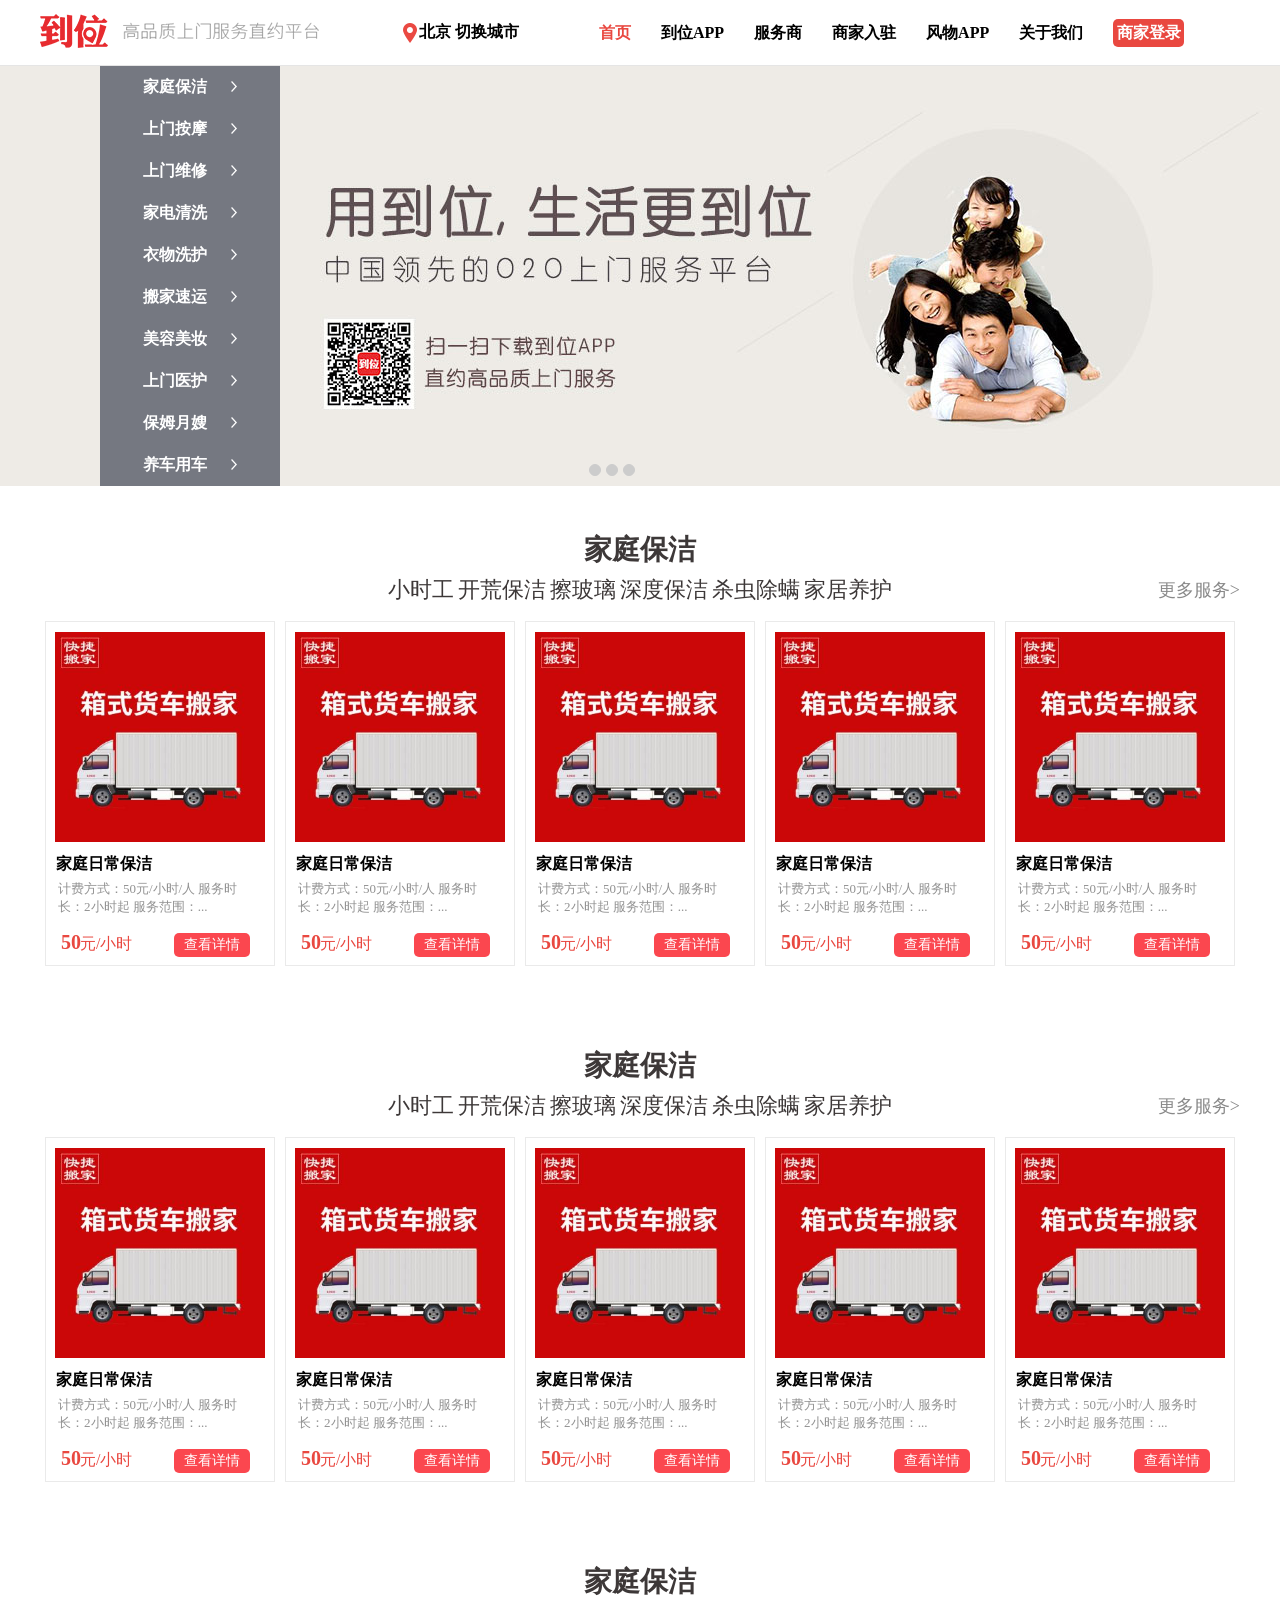
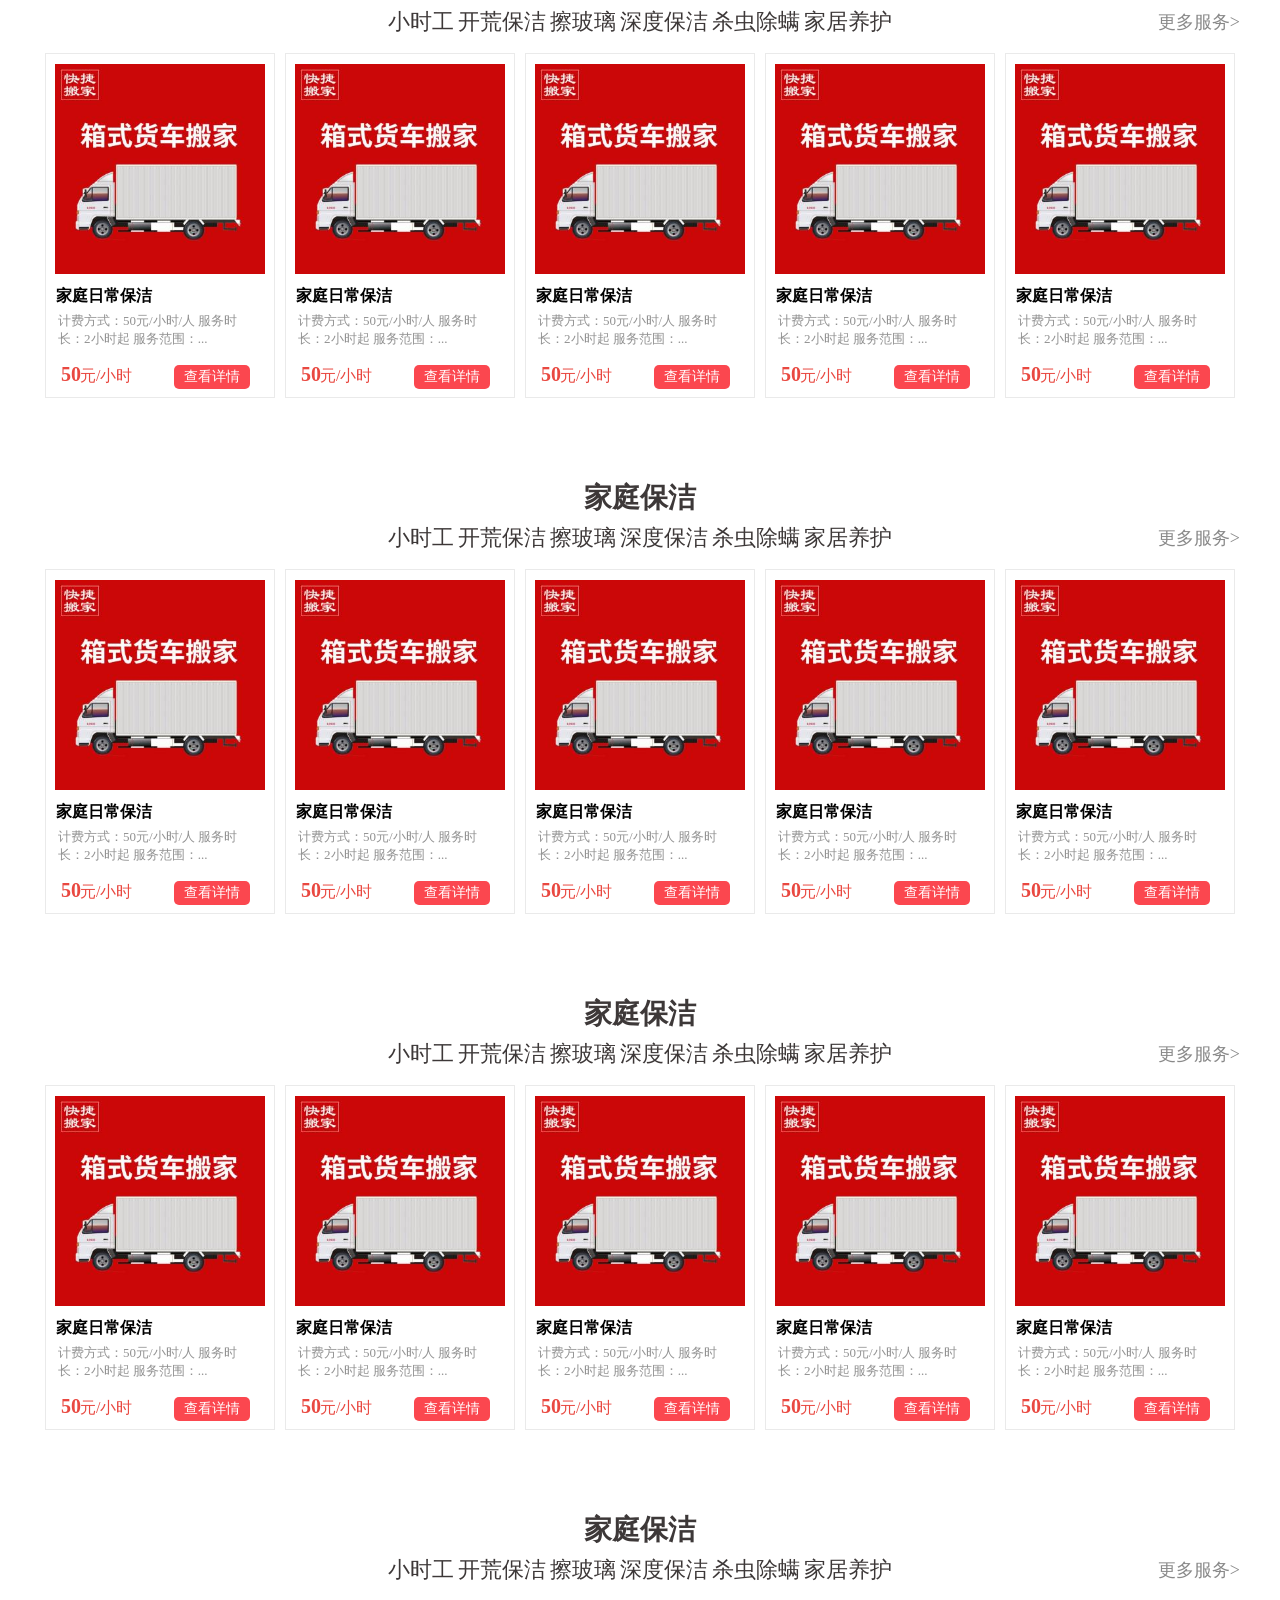
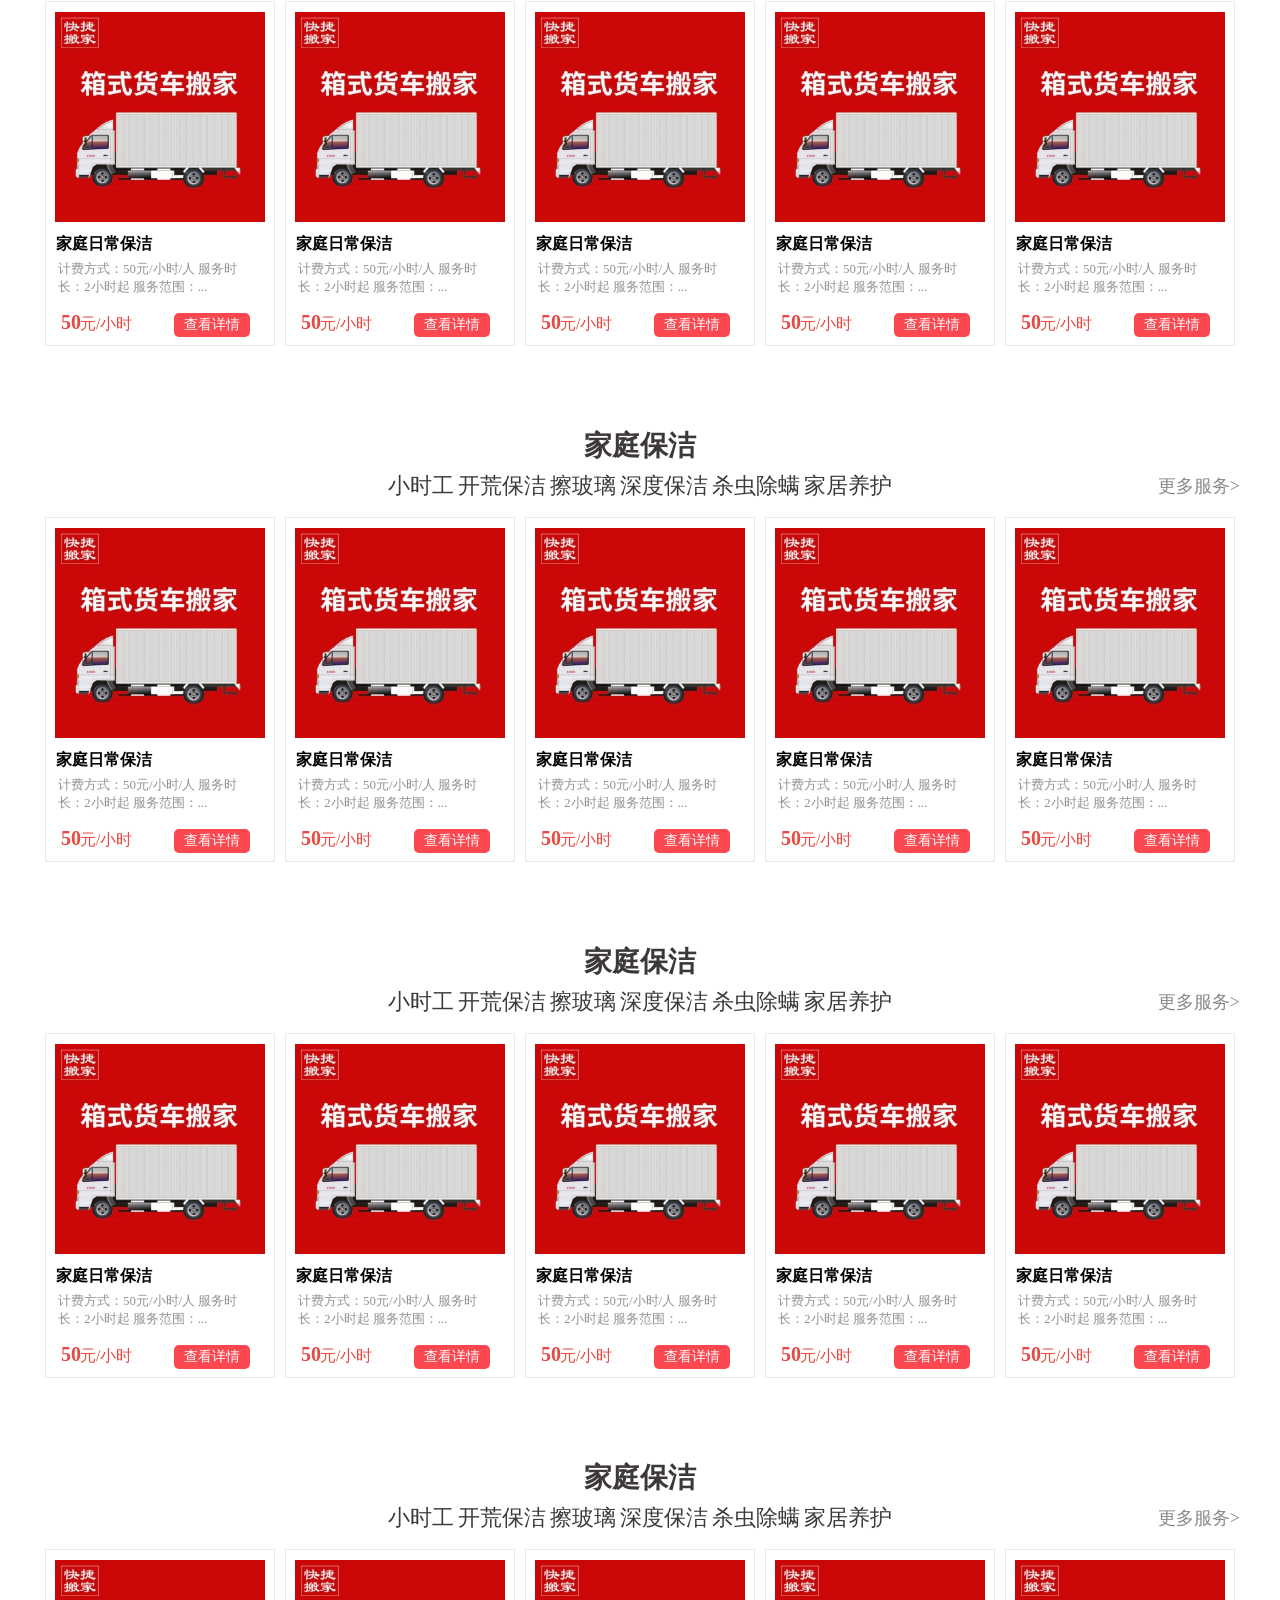
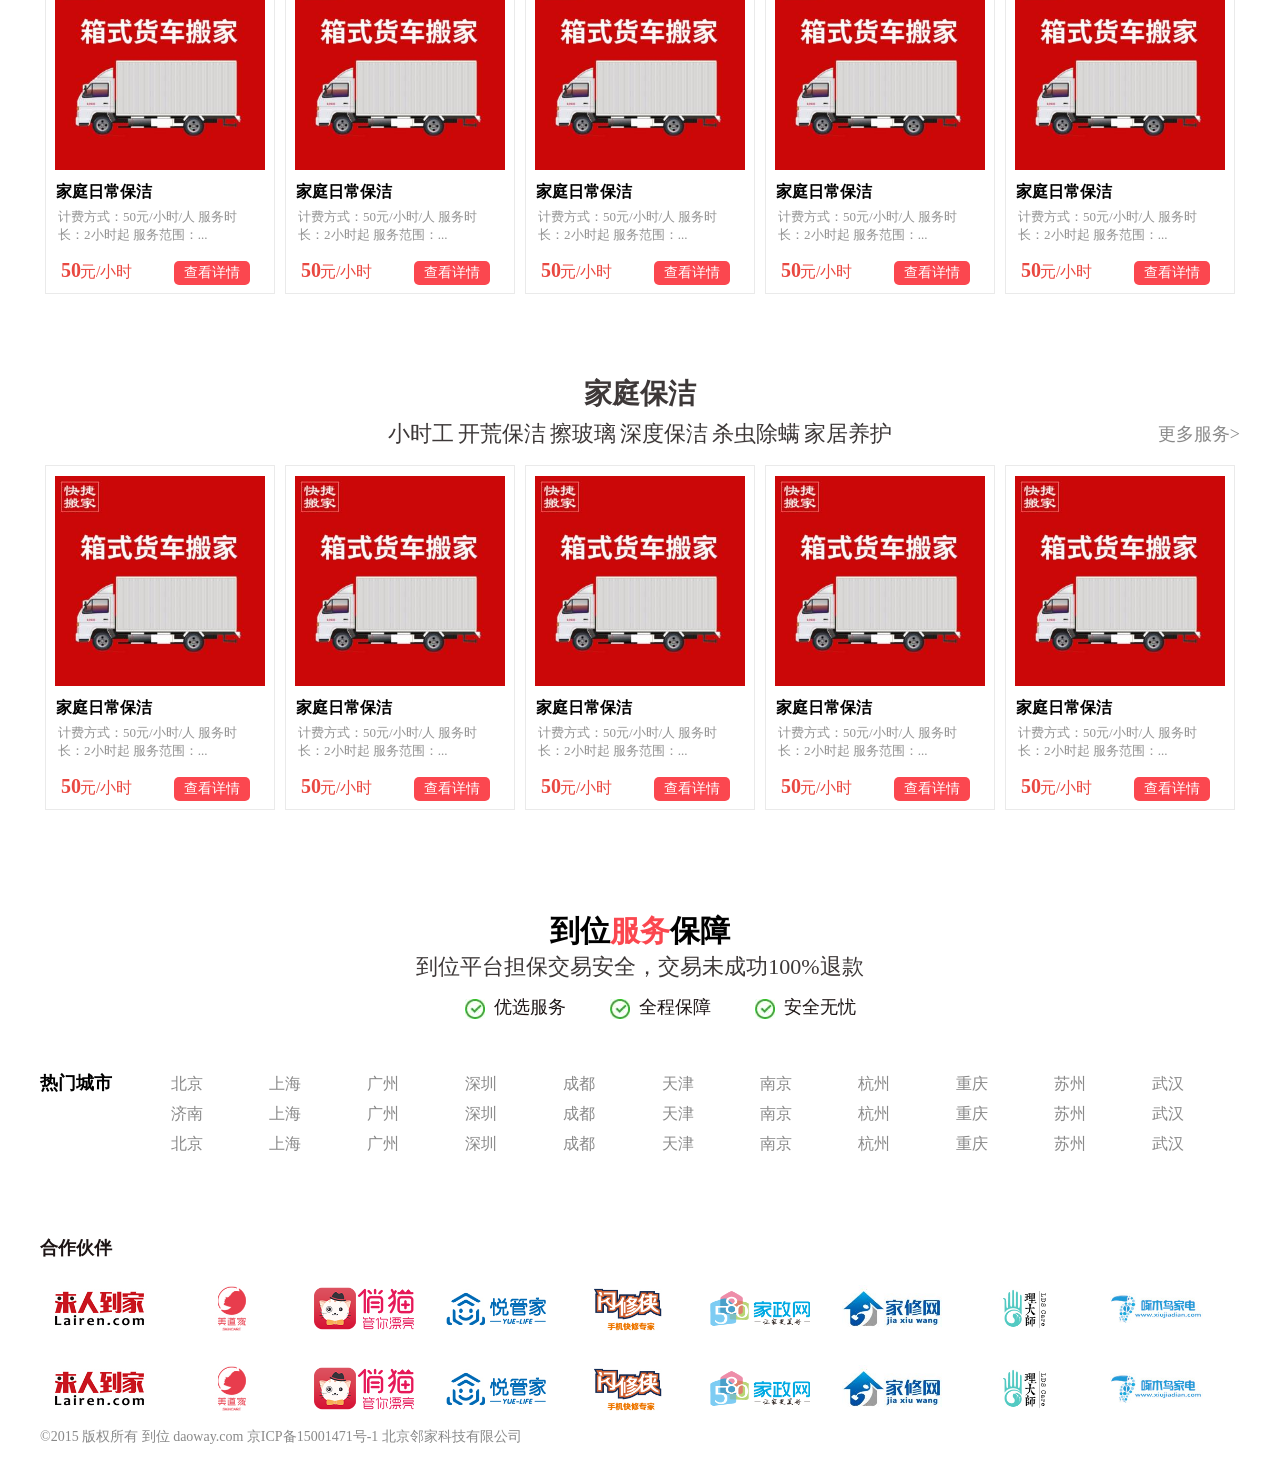
<file: index.html>
<!DOCTYPE html>
<html lang="en">
<head>
    <meta charset="UTF-8">
    <title>到位APP高品质上门服务直约上门服务平台</title>
    <link rel="stylesheet" href="./reset/reset.css">
    <link rel="stylesheet" href="./css/header.css">
    <link rel="stylesheet" href="./css/main.css">
    <link rel="stylesheet" href="./css/footer.css">
</head>
<script type="text/javascript" src="./js/jquery-1.10.1.js"></script>
<!--<script type="text/javascript" src="./js/index.js"></script>-->
<body>
    <header class="header">
        <div class="header_container">
            <div class="header_logo">
                <a href="javascript:" class="header_logo_a">
                    <img src="./images/shouye/logo.png" alt="">
                </a>
            </div>
            <ul class="header_nav">
                <li class="nav_item">
                    <a href="javascript:" class="nav_city">
                        <img src="./images/shouye/citypoint.png">
                        <span>北京</span>
                        <span>切换城市</span>
                    </a>
                </li>
                <li class="nav_item">
                    <a class="nav_item_link nav_red" href="javascript:" style="color:#e94840">首页</a>
                </li>
                <li class="nav_item">
                    <a class="nav_item_link" href="javascript:">到位APP</a>
                </li>
                <li class="nav_item">
                    <a class="nav_item_link" href="javascript:">服务商</a>
                </li>
                <li class="nav_item">
                    <a class="nav_item_link" href="javascript:">商家入驻</a>
                </li>
                <li class="nav_item">
                    <a class="nav_item_link" href="javascript:">风物APP</a>
                </li>
                <li class="nav_item">
                    <a class="nav_item_link" href="javascript:">关于我们</a>
                </li>
                <li class="nav_item nav_login">
                    <a class="nav_item_link nav_item_login" href="javascript:">商家登录</a>
                </li>
            </ul>
        </div>
    </header>
    <div class="main">
        <div class="main_top">
            <div class="main_carousel">
                <div class="carousel_img">
                    <div class="carousel_border"><img src="./images/shouye/lunbo1.jpg"></div>
                    <div class="carousel_border"><img src="./images/shouye/lunbo2.jpg" /></div>
                    <div class="carousel_border"><img src="./images/shouye/lunbo3.jpg" /></div>
                </div>
                <ul>
                    <li></li>
                    <li></li>
                    <li></li>
                </ul>
            </div>
            <div class="main_nav">
                <ul class="nav_sort">
                    <li class="nav_page">
                        <a href="javascript:">家庭保洁</a>
                        <img src="./images/shouye/right.png">
                    </li>
                    <li class="nav_page">
                        <a href="javascript:">上门按摩</a>
                        <img src="./images/shouye/right.png">
                    </li>
                    <li class="nav_page">
                        <a href="javascript:">上门维修</a>
                        <img src="./images/shouye/right.png">
                    </li>
                    <li class="nav_page">
                        <a href="javascript:">家电清洗</a>
                        <img src="./images/shouye/right.png">
                    </li>
                    <li class="nav_page">
                        <a href="javascript:">衣物洗护</a>
                        <img src="./images/shouye/right.png">
                    </li>
                    <li class="nav_page">
                        <a href="javascript:">搬家速运</a>
                        <img src="./images/shouye/right.png">
                    </li>
                    <li class="nav_page">
                        <a href="javascript:">美容美妆</a>
                        <img src="./images/shouye/right.png">
                    </li>
                    <li class="nav_page">
                        <a href="javascript:">上门医护</a>
                        <img src="./images/shouye/right.png">
                    </li>
                    <li class="nav_page">
                        <a href="javascript:">保姆月嫂</a>
                        <img src="./images/shouye/right.png">
                    </li>
                    <li class="nav_page">
                        <a href="javascript:">养车用车</a>
                        <img src="./images/shouye/right.png">
                    </li>
                </ul>
                <ul class="hidden_nav" style="display: none">
                    <li class="nav_page">小时工</li>
                    <li class="nav_page">开荒保洁</li>
                    <li class="nav_page">擦玻璃</li>
                    <li class="nav_page">深度保洁</li>
                    <li class="nav_page">杀虫除螨</li>
                    <li class="nav_page">家居养护</li>
                </ul>
            </div>
        </div>
    </div>
    <div class="main_sort">
        <div class="main_container">
            <div class="baojie">
                <div class="serve_name">家庭保洁</div>
                <div class="serve_detail">
                    <a href="javascript:">小时工</a>
                    <a href="javascript:">开荒保洁</a>
                    <a href="javascript:">擦玻璃</a>
                    <a href="javascript:">深度保洁</a>
                    <a href="javascript:">杀虫除螨</a>
                    <a href="javascript:">家居养护</a>
                </div>
                <div class="serve_more">
                    <a class="special_a" href="javascript:">更多服务></a>
                </div>
                <div class="serve_content">
                    <ul class="serve_list">
                        <li class="serve_item">
                            <div class="serve_container">
                                <img src="./images/shangjia/accd9554-14d9-43f1-b0bc-549a803a197d_thumb.jpg">
                                <div class="serve_title">家庭日常保洁</div>
                                <div class="serve_deta">计费方式：50元/小时/人 服务时长：2小时起 服务范围：...</div>
                                <div class="serve_bottom">
                                    <span class="price">50</span>
                                    <span class="time">元/小时</span>
                                    <span class="btn">查看详情</span>
                                </div>
                            </div>
                        </li>
                        <li class="serve_item">
                            <div class="serve_container">
                                <img src="./images/shangjia/accd9554-14d9-43f1-b0bc-549a803a197d_thumb.jpg">
                                <div class="serve_title">家庭日常保洁</div>
                                <div class="serve_deta">计费方式：50元/小时/人 服务时长：2小时起 服务范围：...</div>
                                <div class="serve_bottom">
                                    <span class="price">50</span>
                                    <span class="time">元/小时</span>
                                    <span class="btn">查看详情</span>
                                </div>
                            </div>
                        </li>
                        <li class="serve_item">
                            <div class="serve_container">
                                <img src="./images/shangjia/accd9554-14d9-43f1-b0bc-549a803a197d_thumb.jpg">
                                <div class="serve_title">家庭日常保洁</div>
                                <div class="serve_deta">计费方式：50元/小时/人 服务时长：2小时起 服务范围：...</div>
                                <div class="serve_bottom">
                                    <span class="price">50</span>
                                    <span class="time">元/小时</span>
                                    <span class="btn">查看详情</span>
                                </div>
                            </div>
                        </li>
                        <li class="serve_item">
                            <div class="serve_container">
                                <img src="./images/shangjia/accd9554-14d9-43f1-b0bc-549a803a197d_thumb.jpg">
                                <div class="serve_title">家庭日常保洁</div>
                                <div class="serve_deta">计费方式：50元/小时/人 服务时长：2小时起 服务范围：...</div>
                                <div class="serve_bottom">
                                    <span class="price">50</span>
                                    <span class="time">元/小时</span>
                                    <span class="btn">查看详情</span>
                                </div>
                            </div>
                        </li>
                        <li class="serve_item">
                            <div class="serve_container">
                                <img src="./images/shangjia/accd9554-14d9-43f1-b0bc-549a803a197d_thumb.jpg">
                                <div class="serve_title">家庭日常保洁</div>
                                <div class="serve_deta">计费方式：50元/小时/人 服务时长：2小时起 服务范围：...</div>
                                <div class="serve_bottom">
                                    <span class="price">50</span>
                                    <span class="time">元/小时</span>
                                    <span class="btn">查看详情</span>
                                </div>
                            </div>
                        </li>
                    </ul>
                </div>
            </div>
        </div>

    </div>
    <div class="main_sort">
        <div class="main_container">
            <div class="baojie">
                <div class="serve_name">家庭保洁</div>
                <div class="serve_detail">
                    <a href="javascript:">小时工</a>
                    <a href="javascript:">开荒保洁</a>
                    <a href="javascript:">擦玻璃</a>
                    <a href="javascript:">深度保洁</a>
                    <a href="javascript:">杀虫除螨</a>
                    <a href="javascript:">家居养护</a>
                </div>
                <div class="serve_more">
                    <a class="special_a" href="javascript:">更多服务></a>
                </div>
                <div class="serve_content">
                    <ul class="serve_list">
                        <li class="serve_item">
                            <div class="serve_container">
                                <img src="./images/shangjia/accd9554-14d9-43f1-b0bc-549a803a197d_thumb.jpg">
                                <div class="serve_title">家庭日常保洁</div>
                                <div class="serve_deta">计费方式：50元/小时/人 服务时长：2小时起 服务范围：...</div>
                                <div class="serve_bottom">
                                    <span class="price">50</span>
                                    <span class="time">元/小时</span>
                                    <span class="btn">查看详情</span>
                                </div>
                            </div>
                        </li>
                        <li class="serve_item">
                            <div class="serve_container">
                                <img src="./images/shangjia/accd9554-14d9-43f1-b0bc-549a803a197d_thumb.jpg">
                                <div class="serve_title">家庭日常保洁</div>
                                <div class="serve_deta">计费方式：50元/小时/人 服务时长：2小时起 服务范围：...</div>
                                <div class="serve_bottom">
                                    <span class="price">50</span>
                                    <span class="time">元/小时</span>
                                    <span class="btn">查看详情</span>
                                </div>
                            </div>
                        </li>
                        <li class="serve_item">
                            <div class="serve_container">
                                <img src="./images/shangjia/accd9554-14d9-43f1-b0bc-549a803a197d_thumb.jpg">
                                <div class="serve_title">家庭日常保洁</div>
                                <div class="serve_deta">计费方式：50元/小时/人 服务时长：2小时起 服务范围：...</div>
                                <div class="serve_bottom">
                                    <span class="price">50</span>
                                    <span class="time">元/小时</span>
                                    <span class="btn">查看详情</span>
                                </div>
                            </div>
                        </li>
                        <li class="serve_item">
                            <div class="serve_container">
                                <img src="./images/shangjia/accd9554-14d9-43f1-b0bc-549a803a197d_thumb.jpg">
                                <div class="serve_title">家庭日常保洁</div>
                                <div class="serve_deta">计费方式：50元/小时/人 服务时长：2小时起 服务范围：...</div>
                                <div class="serve_bottom">
                                    <span class="price">50</span>
                                    <span class="time">元/小时</span>
                                    <span class="btn">查看详情</span>
                                </div>
                            </div>
                        </li>
                        <li class="serve_item">
                            <div class="serve_container">
                                <img src="./images/shangjia/accd9554-14d9-43f1-b0bc-549a803a197d_thumb.jpg">
                                <div class="serve_title">家庭日常保洁</div>
                                <div class="serve_deta">计费方式：50元/小时/人 服务时长：2小时起 服务范围：...</div>
                                <div class="serve_bottom">
                                    <span class="price">50</span>
                                    <span class="time">元/小时</span>
                                    <span class="btn">查看详情</span>
                                </div>
                            </div>
                        </li>
                    </ul>
                </div>
            </div>
        </div>

    </div>
    <div class="main_sort">
        <div class="main_container">
            <div class="baojie">
                <div class="serve_name">家庭保洁</div>
                <div class="serve_detail">
                    <a href="javascript:">小时工</a>
                    <a href="javascript:">开荒保洁</a>
                    <a href="javascript:">擦玻璃</a>
                    <a href="javascript:">深度保洁</a>
                    <a href="javascript:">杀虫除螨</a>
                    <a href="javascript:">家居养护</a>
                </div>
                <div class="serve_more">
                    <a class="special_a" href="javascript:">更多服务></a>
                </div>
                <div class="serve_content">
                    <ul class="serve_list">
                        <li class="serve_item">
                            <div class="serve_container">
                                <img src="./images/shangjia/accd9554-14d9-43f1-b0bc-549a803a197d_thumb.jpg">
                                <div class="serve_title">家庭日常保洁</div>
                                <div class="serve_deta">计费方式：50元/小时/人 服务时长：2小时起 服务范围：...</div>
                                <div class="serve_bottom">
                                    <span class="price">50</span>
                                    <span class="time">元/小时</span>
                                    <span class="btn">查看详情</span>
                                </div>
                            </div>
                        </li>
                        <li class="serve_item">
                            <div class="serve_container">
                                <img src="./images/shangjia/accd9554-14d9-43f1-b0bc-549a803a197d_thumb.jpg">
                                <div class="serve_title">家庭日常保洁</div>
                                <div class="serve_deta">计费方式：50元/小时/人 服务时长：2小时起 服务范围：...</div>
                                <div class="serve_bottom">
                                    <span class="price">50</span>
                                    <span class="time">元/小时</span>
                                    <span class="btn">查看详情</span>
                                </div>
                            </div>
                        </li>
                        <li class="serve_item">
                            <div class="serve_container">
                                <img src="./images/shangjia/accd9554-14d9-43f1-b0bc-549a803a197d_thumb.jpg">
                                <div class="serve_title">家庭日常保洁</div>
                                <div class="serve_deta">计费方式：50元/小时/人 服务时长：2小时起 服务范围：...</div>
                                <div class="serve_bottom">
                                    <span class="price">50</span>
                                    <span class="time">元/小时</span>
                                    <span class="btn">查看详情</span>
                                </div>
                            </div>
                        </li>
                        <li class="serve_item">
                            <div class="serve_container">
                                <img src="./images/shangjia/accd9554-14d9-43f1-b0bc-549a803a197d_thumb.jpg">
                                <div class="serve_title">家庭日常保洁</div>
                                <div class="serve_deta">计费方式：50元/小时/人 服务时长：2小时起 服务范围：...</div>
                                <div class="serve_bottom">
                                    <span class="price">50</span>
                                    <span class="time">元/小时</span>
                                    <span class="btn">查看详情</span>
                                </div>
                            </div>
                        </li>
                        <li class="serve_item">
                            <div class="serve_container">
                                <img src="./images/shangjia/accd9554-14d9-43f1-b0bc-549a803a197d_thumb.jpg">
                                <div class="serve_title">家庭日常保洁</div>
                                <div class="serve_deta">计费方式：50元/小时/人 服务时长：2小时起 服务范围：...</div>
                                <div class="serve_bottom">
                                    <span class="price">50</span>
                                    <span class="time">元/小时</span>
                                    <span class="btn">查看详情</span>
                                </div>
                            </div>
                        </li>
                    </ul>
                </div>
            </div>
        </div>

    </div>
    <div class="main_sort">
        <div class="main_container">
            <div class="baojie">
                <div class="serve_name">家庭保洁</div>
                <div class="serve_detail">
                    <a href="javascript:">小时工</a>
                    <a href="javascript:">开荒保洁</a>
                    <a href="javascript:">擦玻璃</a>
                    <a href="javascript:">深度保洁</a>
                    <a href="javascript:">杀虫除螨</a>
                    <a href="javascript:">家居养护</a>
                </div>
                <div class="serve_more">
                    <a class="special_a" href="javascript:">更多服务></a>
                </div>
                <div class="serve_content">
                    <ul class="serve_list">
                        <li class="serve_item">
                            <div class="serve_container">
                                <img src="./images/shangjia/accd9554-14d9-43f1-b0bc-549a803a197d_thumb.jpg">
                                <div class="serve_title">家庭日常保洁</div>
                                <div class="serve_deta">计费方式：50元/小时/人 服务时长：2小时起 服务范围：...</div>
                                <div class="serve_bottom">
                                    <span class="price">50</span>
                                    <span class="time">元/小时</span>
                                    <span class="btn">查看详情</span>
                                </div>
                            </div>
                        </li>
                        <li class="serve_item">
                            <div class="serve_container">
                                <img src="./images/shangjia/accd9554-14d9-43f1-b0bc-549a803a197d_thumb.jpg">
                                <div class="serve_title">家庭日常保洁</div>
                                <div class="serve_deta">计费方式：50元/小时/人 服务时长：2小时起 服务范围：...</div>
                                <div class="serve_bottom">
                                    <span class="price">50</span>
                                    <span class="time">元/小时</span>
                                    <span class="btn">查看详情</span>
                                </div>
                            </div>
                        </li>
                        <li class="serve_item">
                            <div class="serve_container">
                                <img src="./images/shangjia/accd9554-14d9-43f1-b0bc-549a803a197d_thumb.jpg">
                                <div class="serve_title">家庭日常保洁</div>
                                <div class="serve_deta">计费方式：50元/小时/人 服务时长：2小时起 服务范围：...</div>
                                <div class="serve_bottom">
                                    <span class="price">50</span>
                                    <span class="time">元/小时</span>
                                    <span class="btn">查看详情</span>
                                </div>
                            </div>
                        </li>
                        <li class="serve_item">
                            <div class="serve_container">
                                <img src="./images/shangjia/accd9554-14d9-43f1-b0bc-549a803a197d_thumb.jpg">
                                <div class="serve_title">家庭日常保洁</div>
                                <div class="serve_deta">计费方式：50元/小时/人 服务时长：2小时起 服务范围：...</div>
                                <div class="serve_bottom">
                                    <span class="price">50</span>
                                    <span class="time">元/小时</span>
                                    <span class="btn">查看详情</span>
                                </div>
                            </div>
                        </li>
                        <li class="serve_item">
                            <div class="serve_container">
                                <img src="./images/shangjia/accd9554-14d9-43f1-b0bc-549a803a197d_thumb.jpg">
                                <div class="serve_title">家庭日常保洁</div>
                                <div class="serve_deta">计费方式：50元/小时/人 服务时长：2小时起 服务范围：...</div>
                                <div class="serve_bottom">
                                    <span class="price">50</span>
                                    <span class="time">元/小时</span>
                                    <span class="btn">查看详情</span>
                                </div>
                            </div>
                        </li>
                    </ul>
                </div>
            </div>
        </div>

    </div>
    <div class="main_sort">
        <div class="main_container">
            <div class="baojie">
                <div class="serve_name">家庭保洁</div>
                <div class="serve_detail">
                    <a href="javascript:">小时工</a>
                    <a href="javascript:">开荒保洁</a>
                    <a href="javascript:">擦玻璃</a>
                    <a href="javascript:">深度保洁</a>
                    <a href="javascript:">杀虫除螨</a>
                    <a href="javascript:">家居养护</a>
                </div>
                <div class="serve_more">
                    <a class="special_a" href="javascript:">更多服务></a>
                </div>
                <div class="serve_content">
                    <ul class="serve_list">
                        <li class="serve_item">
                            <div class="serve_container">
                                <img src="./images/shangjia/accd9554-14d9-43f1-b0bc-549a803a197d_thumb.jpg">
                                <div class="serve_title">家庭日常保洁</div>
                                <div class="serve_deta">计费方式：50元/小时/人 服务时长：2小时起 服务范围：...</div>
                                <div class="serve_bottom">
                                    <span class="price">50</span>
                                    <span class="time">元/小时</span>
                                    <span class="btn">查看详情</span>
                                </div>
                            </div>
                        </li>
                        <li class="serve_item">
                            <div class="serve_container">
                                <img src="./images/shangjia/accd9554-14d9-43f1-b0bc-549a803a197d_thumb.jpg">
                                <div class="serve_title">家庭日常保洁</div>
                                <div class="serve_deta">计费方式：50元/小时/人 服务时长：2小时起 服务范围：...</div>
                                <div class="serve_bottom">
                                    <span class="price">50</span>
                                    <span class="time">元/小时</span>
                                    <span class="btn">查看详情</span>
                                </div>
                            </div>
                        </li>
                        <li class="serve_item">
                            <div class="serve_container">
                                <img src="./images/shangjia/accd9554-14d9-43f1-b0bc-549a803a197d_thumb.jpg">
                                <div class="serve_title">家庭日常保洁</div>
                                <div class="serve_deta">计费方式：50元/小时/人 服务时长：2小时起 服务范围：...</div>
                                <div class="serve_bottom">
                                    <span class="price">50</span>
                                    <span class="time">元/小时</span>
                                    <span class="btn">查看详情</span>
                                </div>
                            </div>
                        </li>
                        <li class="serve_item">
                            <div class="serve_container">
                                <img src="./images/shangjia/accd9554-14d9-43f1-b0bc-549a803a197d_thumb.jpg">
                                <div class="serve_title">家庭日常保洁</div>
                                <div class="serve_deta">计费方式：50元/小时/人 服务时长：2小时起 服务范围：...</div>
                                <div class="serve_bottom">
                                    <span class="price">50</span>
                                    <span class="time">元/小时</span>
                                    <span class="btn">查看详情</span>
                                </div>
                            </div>
                        </li>
                        <li class="serve_item">
                            <div class="serve_container">
                                <img src="./images/shangjia/accd9554-14d9-43f1-b0bc-549a803a197d_thumb.jpg">
                                <div class="serve_title">家庭日常保洁</div>
                                <div class="serve_deta">计费方式：50元/小时/人 服务时长：2小时起 服务范围：...</div>
                                <div class="serve_bottom">
                                    <span class="price">50</span>
                                    <span class="time">元/小时</span>
                                    <span class="btn">查看详情</span>
                                </div>
                            </div>
                        </li>
                    </ul>
                </div>
            </div>
        </div>

    </div>
    <div class="main_sort">
        <div class="main_container">
            <div class="baojie">
                <div class="serve_name">家庭保洁</div>
                <div class="serve_detail">
                    <a href="javascript:">小时工</a>
                    <a href="javascript:">开荒保洁</a>
                    <a href="javascript:">擦玻璃</a>
                    <a href="javascript:">深度保洁</a>
                    <a href="javascript:">杀虫除螨</a>
                    <a href="javascript:">家居养护</a>
                </div>
                <div class="serve_more">
                    <a class="special_a" href="javascript:">更多服务></a>
                </div>
                <div class="serve_content">
                    <ul class="serve_list">
                        <li class="serve_item">
                            <div class="serve_container">
                                <img src="./images/shangjia/accd9554-14d9-43f1-b0bc-549a803a197d_thumb.jpg">
                                <div class="serve_title">家庭日常保洁</div>
                                <div class="serve_deta">计费方式：50元/小时/人 服务时长：2小时起 服务范围：...</div>
                                <div class="serve_bottom">
                                    <span class="price">50</span>
                                    <span class="time">元/小时</span>
                                    <span class="btn">查看详情</span>
                                </div>
                            </div>
                        </li>
                        <li class="serve_item">
                            <div class="serve_container">
                                <img src="./images/shangjia/accd9554-14d9-43f1-b0bc-549a803a197d_thumb.jpg">
                                <div class="serve_title">家庭日常保洁</div>
                                <div class="serve_deta">计费方式：50元/小时/人 服务时长：2小时起 服务范围：...</div>
                                <div class="serve_bottom">
                                    <span class="price">50</span>
                                    <span class="time">元/小时</span>
                                    <span class="btn">查看详情</span>
                                </div>
                            </div>
                        </li>
                        <li class="serve_item">
                            <div class="serve_container">
                                <img src="./images/shangjia/accd9554-14d9-43f1-b0bc-549a803a197d_thumb.jpg">
                                <div class="serve_title">家庭日常保洁</div>
                                <div class="serve_deta">计费方式：50元/小时/人 服务时长：2小时起 服务范围：...</div>
                                <div class="serve_bottom">
                                    <span class="price">50</span>
                                    <span class="time">元/小时</span>
                                    <span class="btn">查看详情</span>
                                </div>
                            </div>
                        </li>
                        <li class="serve_item">
                            <div class="serve_container">
                                <img src="./images/shangjia/accd9554-14d9-43f1-b0bc-549a803a197d_thumb.jpg">
                                <div class="serve_title">家庭日常保洁</div>
                                <div class="serve_deta">计费方式：50元/小时/人 服务时长：2小时起 服务范围：...</div>
                                <div class="serve_bottom">
                                    <span class="price">50</span>
                                    <span class="time">元/小时</span>
                                    <span class="btn">查看详情</span>
                                </div>
                            </div>
                        </li>
                        <li class="serve_item">
                            <div class="serve_container">
                                <img src="./images/shangjia/accd9554-14d9-43f1-b0bc-549a803a197d_thumb.jpg">
                                <div class="serve_title">家庭日常保洁</div>
                                <div class="serve_deta">计费方式：50元/小时/人 服务时长：2小时起 服务范围：...</div>
                                <div class="serve_bottom">
                                    <span class="price">50</span>
                                    <span class="time">元/小时</span>
                                    <span class="btn">查看详情</span>
                                </div>
                            </div>
                        </li>
                    </ul>
                </div>
            </div>
        </div>

    </div>
    <div class="main_sort">
        <div class="main_container">
            <div class="baojie">
                <div class="serve_name">家庭保洁</div>
                <div class="serve_detail">
                    <a href="javascript:">小时工</a>
                    <a href="javascript:">开荒保洁</a>
                    <a href="javascript:">擦玻璃</a>
                    <a href="javascript:">深度保洁</a>
                    <a href="javascript:">杀虫除螨</a>
                    <a href="javascript:">家居养护</a>
                </div>
                <div class="serve_more">
                    <a class="special_a" href="javascript:">更多服务></a>
                </div>
                <div class="serve_content">
                    <ul class="serve_list">
                        <li class="serve_item">
                            <div class="serve_container">
                                <img src="./images/shangjia/accd9554-14d9-43f1-b0bc-549a803a197d_thumb.jpg">
                                <div class="serve_title">家庭日常保洁</div>
                                <div class="serve_deta">计费方式：50元/小时/人 服务时长：2小时起 服务范围：...</div>
                                <div class="serve_bottom">
                                    <span class="price">50</span>
                                    <span class="time">元/小时</span>
                                    <span class="btn">查看详情</span>
                                </div>
                            </div>
                        </li>
                        <li class="serve_item">
                            <div class="serve_container">
                                <img src="./images/shangjia/accd9554-14d9-43f1-b0bc-549a803a197d_thumb.jpg">
                                <div class="serve_title">家庭日常保洁</div>
                                <div class="serve_deta">计费方式：50元/小时/人 服务时长：2小时起 服务范围：...</div>
                                <div class="serve_bottom">
                                    <span class="price">50</span>
                                    <span class="time">元/小时</span>
                                    <span class="btn">查看详情</span>
                                </div>
                            </div>
                        </li>
                        <li class="serve_item">
                            <div class="serve_container">
                                <img src="./images/shangjia/accd9554-14d9-43f1-b0bc-549a803a197d_thumb.jpg">
                                <div class="serve_title">家庭日常保洁</div>
                                <div class="serve_deta">计费方式：50元/小时/人 服务时长：2小时起 服务范围：...</div>
                                <div class="serve_bottom">
                                    <span class="price">50</span>
                                    <span class="time">元/小时</span>
                                    <span class="btn">查看详情</span>
                                </div>
                            </div>
                        </li>
                        <li class="serve_item">
                            <div class="serve_container">
                                <img src="./images/shangjia/accd9554-14d9-43f1-b0bc-549a803a197d_thumb.jpg">
                                <div class="serve_title">家庭日常保洁</div>
                                <div class="serve_deta">计费方式：50元/小时/人 服务时长：2小时起 服务范围：...</div>
                                <div class="serve_bottom">
                                    <span class="price">50</span>
                                    <span class="time">元/小时</span>
                                    <span class="btn">查看详情</span>
                                </div>
                            </div>
                        </li>
                        <li class="serve_item">
                            <div class="serve_container">
                                <img src="./images/shangjia/accd9554-14d9-43f1-b0bc-549a803a197d_thumb.jpg">
                                <div class="serve_title">家庭日常保洁</div>
                                <div class="serve_deta">计费方式：50元/小时/人 服务时长：2小时起 服务范围：...</div>
                                <div class="serve_bottom">
                                    <span class="price">50</span>
                                    <span class="time">元/小时</span>
                                    <span class="btn">查看详情</span>
                                </div>
                            </div>
                        </li>
                    </ul>
                </div>
            </div>
        </div>

    </div>
    <div class="main_sort">
        <div class="main_container">
            <div class="baojie">
                <div class="serve_name">家庭保洁</div>
                <div class="serve_detail">
                    <a href="javascript:">小时工</a>
                    <a href="javascript:">开荒保洁</a>
                    <a href="javascript:">擦玻璃</a>
                    <a href="javascript:">深度保洁</a>
                    <a href="javascript:">杀虫除螨</a>
                    <a href="javascript:">家居养护</a>
                </div>
                <div class="serve_more">
                    <a class="special_a" href="javascript:">更多服务></a>
                </div>
                <div class="serve_content">
                    <ul class="serve_list">
                        <li class="serve_item">
                            <div class="serve_container">
                                <img src="./images/shangjia/accd9554-14d9-43f1-b0bc-549a803a197d_thumb.jpg">
                                <div class="serve_title">家庭日常保洁</div>
                                <div class="serve_deta">计费方式：50元/小时/人 服务时长：2小时起 服务范围：...</div>
                                <div class="serve_bottom">
                                    <span class="price">50</span>
                                    <span class="time">元/小时</span>
                                    <span class="btn">查看详情</span>
                                </div>
                            </div>
                        </li>
                        <li class="serve_item">
                            <div class="serve_container">
                                <img src="./images/shangjia/accd9554-14d9-43f1-b0bc-549a803a197d_thumb.jpg">
                                <div class="serve_title">家庭日常保洁</div>
                                <div class="serve_deta">计费方式：50元/小时/人 服务时长：2小时起 服务范围：...</div>
                                <div class="serve_bottom">
                                    <span class="price">50</span>
                                    <span class="time">元/小时</span>
                                    <span class="btn">查看详情</span>
                                </div>
                            </div>
                        </li>
                        <li class="serve_item">
                            <div class="serve_container">
                                <img src="./images/shangjia/accd9554-14d9-43f1-b0bc-549a803a197d_thumb.jpg">
                                <div class="serve_title">家庭日常保洁</div>
                                <div class="serve_deta">计费方式：50元/小时/人 服务时长：2小时起 服务范围：...</div>
                                <div class="serve_bottom">
                                    <span class="price">50</span>
                                    <span class="time">元/小时</span>
                                    <span class="btn">查看详情</span>
                                </div>
                            </div>
                        </li>
                        <li class="serve_item">
                            <div class="serve_container">
                                <img src="./images/shangjia/accd9554-14d9-43f1-b0bc-549a803a197d_thumb.jpg">
                                <div class="serve_title">家庭日常保洁</div>
                                <div class="serve_deta">计费方式：50元/小时/人 服务时长：2小时起 服务范围：...</div>
                                <div class="serve_bottom">
                                    <span class="price">50</span>
                                    <span class="time">元/小时</span>
                                    <span class="btn">查看详情</span>
                                </div>
                            </div>
                        </li>
                        <li class="serve_item">
                            <div class="serve_container">
                                <img src="./images/shangjia/accd9554-14d9-43f1-b0bc-549a803a197d_thumb.jpg">
                                <div class="serve_title">家庭日常保洁</div>
                                <div class="serve_deta">计费方式：50元/小时/人 服务时长：2小时起 服务范围：...</div>
                                <div class="serve_bottom">
                                    <span class="price">50</span>
                                    <span class="time">元/小时</span>
                                    <span class="btn">查看详情</span>
                                </div>
                            </div>
                        </li>
                    </ul>
                </div>
            </div>
        </div>

    </div>
    <div class="main_sort">
        <div class="main_container">
            <div class="baojie">
                <div class="serve_name">家庭保洁</div>
                <div class="serve_detail">
                    <a href="javascript:">小时工</a>
                    <a href="javascript:">开荒保洁</a>
                    <a href="javascript:">擦玻璃</a>
                    <a href="javascript:">深度保洁</a>
                    <a href="javascript:">杀虫除螨</a>
                    <a href="javascript:">家居养护</a>
                </div>
                <div class="serve_more">
                    <a class="special_a" href="javascript:">更多服务></a>
                </div>
                <div class="serve_content">
                    <ul class="serve_list">
                        <li class="serve_item">
                            <div class="serve_container">
                                <img src="./images/shangjia/accd9554-14d9-43f1-b0bc-549a803a197d_thumb.jpg">
                                <div class="serve_title">家庭日常保洁</div>
                                <div class="serve_deta">计费方式：50元/小时/人 服务时长：2小时起 服务范围：...</div>
                                <div class="serve_bottom">
                                    <span class="price">50</span>
                                    <span class="time">元/小时</span>
                                    <span class="btn">查看详情</span>
                                </div>
                            </div>
                        </li>
                        <li class="serve_item">
                            <div class="serve_container">
                                <img src="./images/shangjia/accd9554-14d9-43f1-b0bc-549a803a197d_thumb.jpg">
                                <div class="serve_title">家庭日常保洁</div>
                                <div class="serve_deta">计费方式：50元/小时/人 服务时长：2小时起 服务范围：...</div>
                                <div class="serve_bottom">
                                    <span class="price">50</span>
                                    <span class="time">元/小时</span>
                                    <span class="btn">查看详情</span>
                                </div>
                            </div>
                        </li>
                        <li class="serve_item">
                            <div class="serve_container">
                                <img src="./images/shangjia/accd9554-14d9-43f1-b0bc-549a803a197d_thumb.jpg">
                                <div class="serve_title">家庭日常保洁</div>
                                <div class="serve_deta">计费方式：50元/小时/人 服务时长：2小时起 服务范围：...</div>
                                <div class="serve_bottom">
                                    <span class="price">50</span>
                                    <span class="time">元/小时</span>
                                    <span class="btn">查看详情</span>
                                </div>
                            </div>
                        </li>
                        <li class="serve_item">
                            <div class="serve_container">
                                <img src="./images/shangjia/accd9554-14d9-43f1-b0bc-549a803a197d_thumb.jpg">
                                <div class="serve_title">家庭日常保洁</div>
                                <div class="serve_deta">计费方式：50元/小时/人 服务时长：2小时起 服务范围：...</div>
                                <div class="serve_bottom">
                                    <span class="price">50</span>
                                    <span class="time">元/小时</span>
                                    <span class="btn">查看详情</span>
                                </div>
                            </div>
                        </li>
                        <li class="serve_item">
                            <div class="serve_container">
                                <img src="./images/shangjia/accd9554-14d9-43f1-b0bc-549a803a197d_thumb.jpg">
                                <div class="serve_title">家庭日常保洁</div>
                                <div class="serve_deta">计费方式：50元/小时/人 服务时长：2小时起 服务范围：...</div>
                                <div class="serve_bottom">
                                    <span class="price">50</span>
                                    <span class="time">元/小时</span>
                                    <span class="btn">查看详情</span>
                                </div>
                            </div>
                        </li>
                    </ul>
                </div>
            </div>
        </div>

    </div>
    <div class="main_sort">
        <div class="main_container">
            <div class="baojie">
                <div class="serve_name">家庭保洁</div>
                <div class="serve_detail">
                    <a href="javascript:">小时工</a>
                    <a href="javascript:">开荒保洁</a>
                    <a href="javascript:">擦玻璃</a>
                    <a href="javascript:">深度保洁</a>
                    <a href="javascript:">杀虫除螨</a>
                    <a href="javascript:">家居养护</a>
                </div>
                <div class="serve_more">
                    <a class="special_a" href="javascript:">更多服务></a>
                </div>
                <div class="serve_content">
                    <ul class="serve_list">
                        <li class="serve_item">
                            <div class="serve_container">
                                <img src="./images/shangjia/accd9554-14d9-43f1-b0bc-549a803a197d_thumb.jpg">
                                <div class="serve_title">家庭日常保洁</div>
                                <div class="serve_deta">计费方式：50元/小时/人 服务时长：2小时起 服务范围：...</div>
                                <div class="serve_bottom">
                                    <span class="price">50</span>
                                    <span class="time">元/小时</span>
                                    <span class="btn">查看详情</span>
                                </div>
                            </div>
                        </li>
                        <li class="serve_item">
                            <div class="serve_container">
                                <img src="./images/shangjia/accd9554-14d9-43f1-b0bc-549a803a197d_thumb.jpg">
                                <div class="serve_title">家庭日常保洁</div>
                                <div class="serve_deta">计费方式：50元/小时/人 服务时长：2小时起 服务范围：...</div>
                                <div class="serve_bottom">
                                    <span class="price">50</span>
                                    <span class="time">元/小时</span>
                                    <span class="btn">查看详情</span>
                                </div>
                            </div>
                        </li>
                        <li class="serve_item">
                            <div class="serve_container">
                                <img src="./images/shangjia/accd9554-14d9-43f1-b0bc-549a803a197d_thumb.jpg">
                                <div class="serve_title">家庭日常保洁</div>
                                <div class="serve_deta">计费方式：50元/小时/人 服务时长：2小时起 服务范围：...</div>
                                <div class="serve_bottom">
                                    <span class="price">50</span>
                                    <span class="time">元/小时</span>
                                    <span class="btn">查看详情</span>
                                </div>
                            </div>
                        </li>
                        <li class="serve_item">
                            <div class="serve_container">
                                <img src="./images/shangjia/accd9554-14d9-43f1-b0bc-549a803a197d_thumb.jpg">
                                <div class="serve_title">家庭日常保洁</div>
                                <div class="serve_deta">计费方式：50元/小时/人 服务时长：2小时起 服务范围：...</div>
                                <div class="serve_bottom">
                                    <span class="price">50</span>
                                    <span class="time">元/小时</span>
                                    <span class="btn">查看详情</span>
                                </div>
                            </div>
                        </li>
                        <li class="serve_item">
                            <div class="serve_container">
                                <img src="./images/shangjia/accd9554-14d9-43f1-b0bc-549a803a197d_thumb.jpg">
                                <div class="serve_title">家庭日常保洁</div>
                                <div class="serve_deta">计费方式：50元/小时/人 服务时长：2小时起 服务范围：...</div>
                                <div class="serve_bottom">
                                    <span class="price">50</span>
                                    <span class="time">元/小时</span>
                                    <span class="btn">查看详情</span>
                                </div>
                            </div>
                        </li>
                    </ul>
                </div>
            </div>
        </div>

    </div>
    <div class="main_baozhang">
        <h2 class="baozhang_title">到位<i>服务</i>保障</h2>
        <p>到位平台担保交易安全，交易未成功100%退款</p>
    </div>
    <div class="main_safe">
        <ul>
            <li>
                <img src="./images/shouye/anquan.jpg" alt="">
                <span>优选服务</span>
            </li>
            <li>
                <img src="./images/shouye/anquan.jpg" alt="">
                <span>全程保障</span>
            </li>
            <li>
                <img src="./images/shouye/anquan.jpg" alt="">
                <span>安全无忧</span>
            </li>
        </ul>
    </div>
    <div class="footer">
        <div class="footer_city">
            <div class="city_title">热门城市</div>
            <div class="city">
                <a href="javascript:">北京</a>
                <a href="javascript:">上海</a>
                <a href="javascript:">广州</a>
                <a href="javascript:">深圳</a>
                <a href="javascript:">成都</a>
                <a href="javascript:">天津</a>
                <a href="javascript:">南京</a>
                <a href="javascript:">杭州</a>
                <a href="javascript:">重庆</a>
                <a href="javascript:">苏州</a>
                <a href="javascript:">武汉</a>
                <a href="javascript:">济南</a>
                <a href="javascript:">上海</a>
                <a href="javascript:">广州</a>
                <a href="javascript:">深圳</a>
                <a href="javascript:">成都</a>
                <a href="javascript:">天津</a>
                <a href="javascript:">南京</a>
                <a href="javascript:">杭州</a>
                <a href="javascript:">重庆</a>
                <a href="javascript:">苏州</a>
                <a href="javascript:">武汉</a>
                <a href="javascript:">北京</a>
                <a href="javascript:">上海</a>
                <a href="javascript:">广州</a>
                <a href="javascript:">深圳</a>
                <a href="javascript:">成都</a>
                <a href="javascript:">天津</a>
                <a href="javascript:">南京</a>
                <a href="javascript:">杭州</a>
                <a href="javascript:">重庆</a>
                <a href="javascript:">苏州</a>
                <a href="javascript:">武汉</a>
            </div>
        </div>
    </div>
    <div class="beian">
        <p class="hezuo">合作伙伴</p>
        <ul class="beian_list">
            <li><img src="./images/shangjia/lairen.jpg" alt=""></li>
            <li><img src="./images/shangjia/meidao.jpg" alt=""></li>
            <li><img src="./images/shangjia/qiaomao.png" alt=""></li>
            <li><img src="./images/shangjia/guanjia.jpg" alt=""></li>
            <li><img src="./images/shangjia/shanxiu.jpg" alt=""></li>
            <li><img src="./images/shangjia/jiazheng.png" alt=""></li>
            <li><img src="./images/shangjia/jiaxiu.jpg" alt=""></li>
            <li><img src="./images/shangjia/lidashi.jpg" alt=""></li>
            <li><img src="./images/shangjia/zuomu.jpg" alt=""></li>
            <li><img src="./images/shangjia/lairen.jpg" alt=""></li>
            <li><img src="./images/shangjia/meidao.jpg" alt=""></li>
            <li><img src="./images/shangjia/qiaomao.png" alt=""></li>
            <li><img src="./images/shangjia/guanjia.jpg" alt=""></li>
            <li><img src="./images/shangjia/shanxiu.jpg" alt=""></li>
            <li><img src="./images/shangjia/jiazheng.png" alt=""></li>
            <li><img src="./images/shangjia/jiaxiu.jpg" alt=""></li>
            <li><img src="./images/shangjia/lidashi.jpg" alt=""></li>
            <li><img src="./images/shangjia/zuomu.jpg" alt=""></li>
        </ul>
        <p class="beian_final">©2015 版权所有 到位 daoway.com 京ICP备15001471号-1 北京邻家科技有限公司</p>
    </div>
</body>
<script>
</script>
</html>
</file>
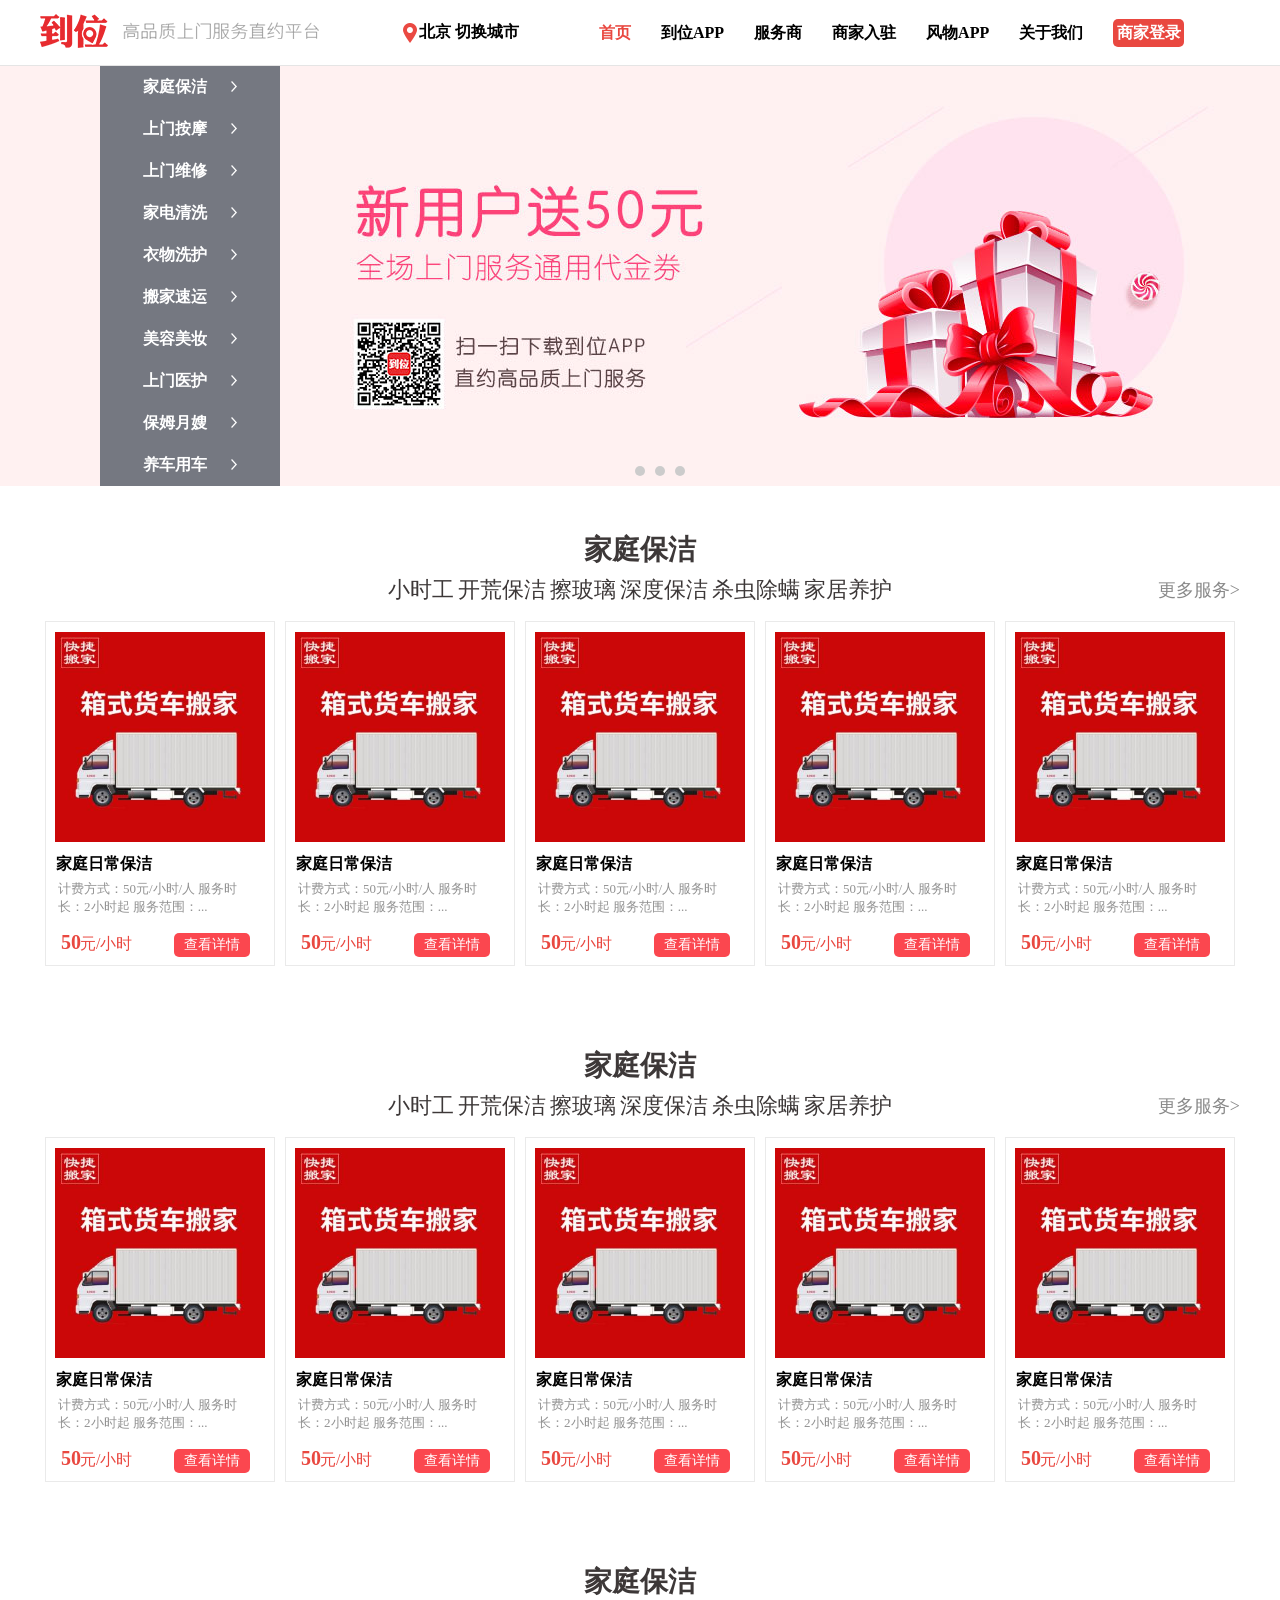
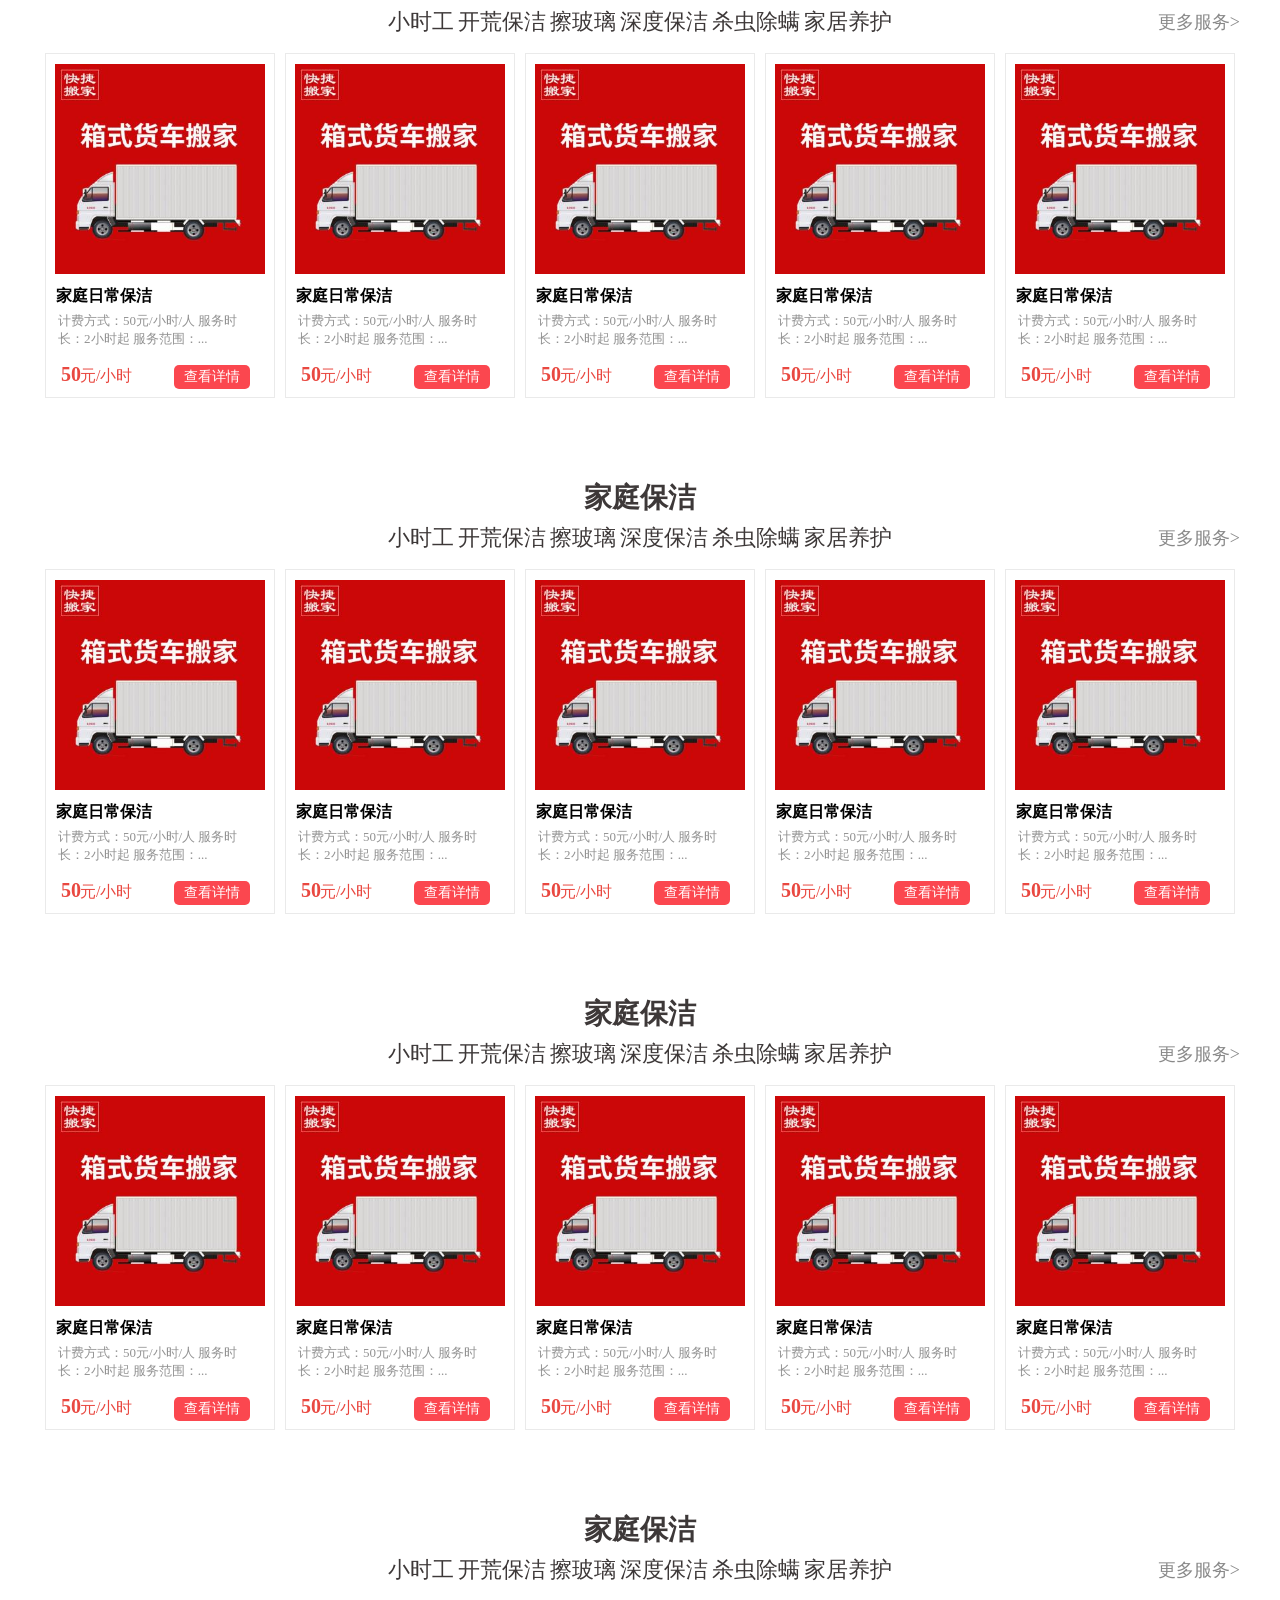
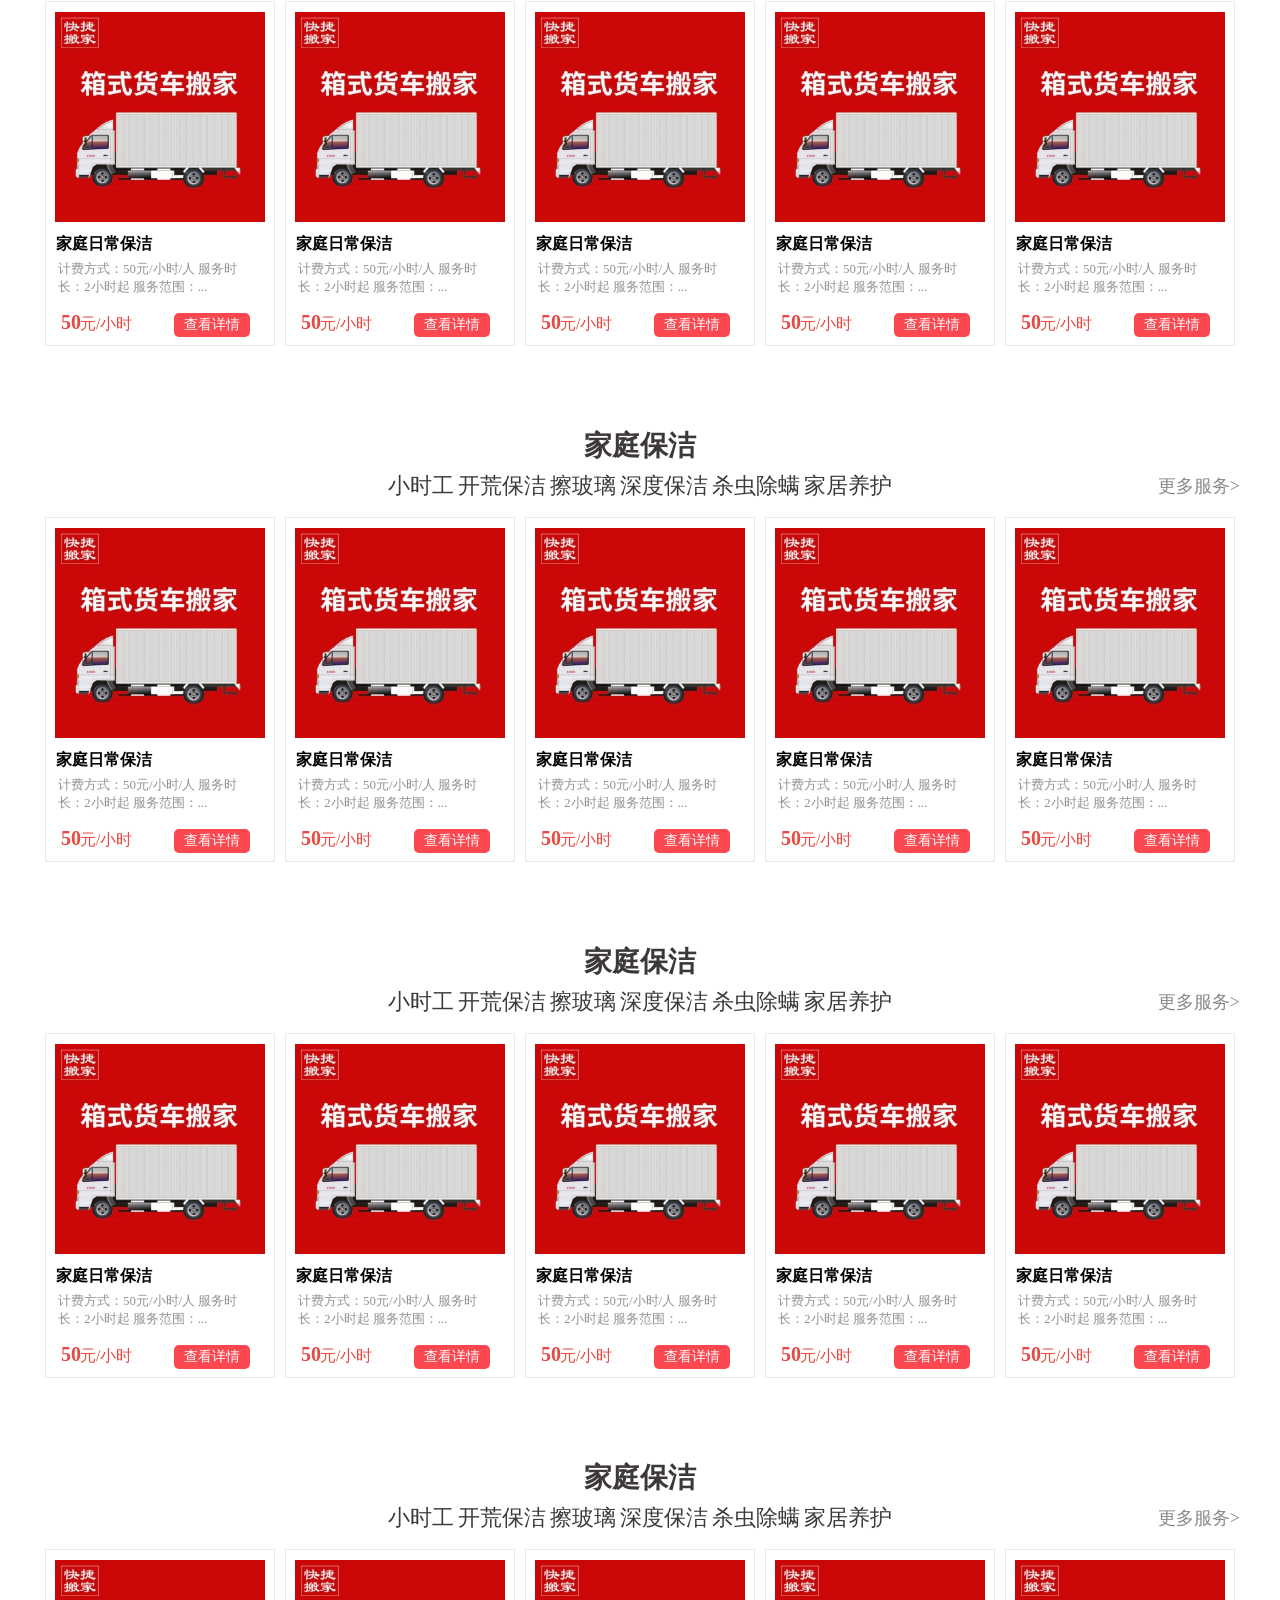
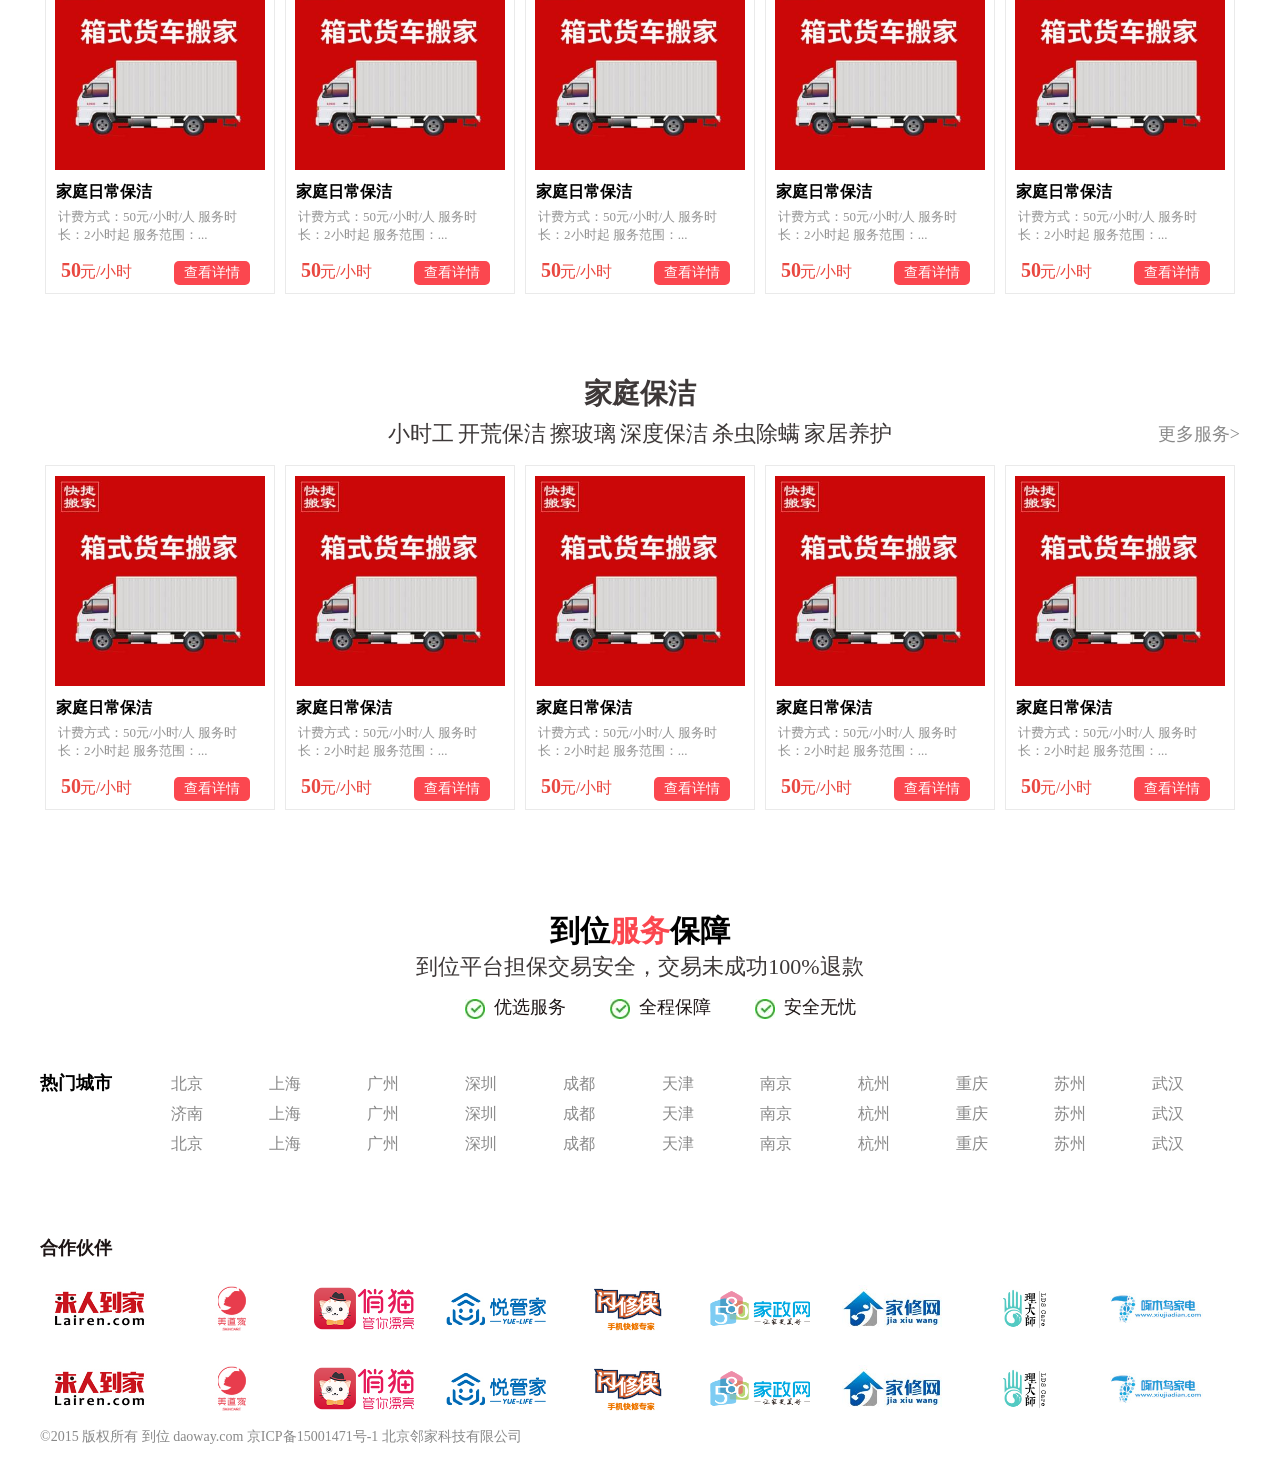
<file: 1.html>
<!DOCTYPE html>
<html lang="en">
<head>
    <meta charset="UTF-8">
    <title>到位APP高品质上门服务直约上门服务平台</title>
    <link rel="stylesheet" href="./reset/reset.css">
    <link rel="stylesheet" href="./css/header.css">
    <link rel="stylesheet" href="./css/1.css">
    <link rel="stylesheet" href="./css/footer.css">
    <link rel="stylesheet" href="./css/lunbo.css">
</head>
<body>
<header class="header">
    <div class="header_container">
        <div class="header_logo">
            <a href="javascript:" class="header_logo_a">
                <img src="./images/shouye/logo.png" alt="">
            </a>
        </div>
        <ul class="header_nav">
            <li class="nav_item">
                <a href="javascript:" class="nav_city">
                    <img src="./images/shouye/citypoint.png">
                    <span>北京</span>
                    <span class="change_city">切换城市</span>
                </a>
            </li>
            <li class="nav_item">
                <a class="nav_item_link nav_red" href="javascript:" style="color:#e94840">首页</a>
            </li>
            <li class="nav_item">
                <a class="nav_item_link" href="javascript:">到位APP</a>
            </li>
            <li class="nav_item">
                <a class="nav_item_link" href="javascript:">服务商</a>
            </li>
            <li class="nav_item">
                <a class="nav_item_link" href="javascript:">商家入驻</a>
            </li>
            <li class="nav_item">
                <a class="nav_item_link" href="javascript:">风物APP</a>
            </li>
            <li class="nav_item">
                <a class="nav_item_link" href="javascript:">关于我们</a>
            </li>
            <li class="nav_item nav_login">
                <a class="nav_item_link nav_item_login" href="javascript:">商家登录</a>
            </li>
        </ul>
    </div>
</header>
<div class="main">
    <div class="main_top">
        <div class="middle_right">
            <div id="lunbobox">
                <div class="lunbo">
                    <a href="#"><img src="./images/shouye/lunbo1.jpg"></a>
                    <a href="#"><img src="./images/shouye/lunbo2.jpg"></a>
                    <a href="#"><img src="./images/shouye/lunbo3.jpg"></a>
                </div>
                <ul>
                    <li></li>
                    <li></li>
                    <li></li>
                </ul>
            </div>
        </div>
        <div class="main_nav">
            <ul class="nav_sort">
                <li class="nav_page">
                    <a href="javascript:">家庭保洁</a>
                    <img src="./images/shouye/right.png">
                </li>
                <li class="nav_page">
                    <a href="javascript:">上门按摩</a>
                    <img src="./images/shouye/right.png">
                </li>
                <li class="nav_page">
                    <a href="javascript:">上门维修</a>
                    <img src="./images/shouye/right.png">
                </li>
                <li class="nav_page">
                    <a href="javascript:">家电清洗</a>
                    <img src="./images/shouye/right.png">
                </li>
                <li class="nav_page">
                    <a href="javascript:">衣物洗护</a>
                    <img src="./images/shouye/right.png">
                </li>
                <li class="nav_page">
                    <a href="javascript:">搬家速运</a>
                    <img src="./images/shouye/right.png">
                </li>
                <li class="nav_page">
                    <a href="javascript:">美容美妆</a>
                    <img src="./images/shouye/right.png">
                </li>
                <li class="nav_page">
                    <a href="javascript:">上门医护</a>
                    <img src="./images/shouye/right.png">
                </li>
                <li class="nav_page">
                    <a href="javascript:">保姆月嫂</a>
                    <img src="./images/shouye/right.png">
                </li>
                <li class="nav_page">
                    <a href="javascript:">养车用车</a>
                    <img src="./images/shouye/right.png">
                </li>
            </ul>
            <ul class="hidden_nav" style="display: none">
                <li class="nav_page">小时工</li>
                <li class="nav_page">开荒保洁</li>
                <li class="nav_page">擦玻璃</li>
                <li class="nav_page">深度保洁</li>
                <li class="nav_page">杀虫除螨</li>
                <li class="nav_page">家居养护</li>
            </ul>
        </div>
    </div>
</div>
<div class="main_sort">
    <div class="main_container">
        <div class="baojie">
            <div class="serve_name">家庭保洁</div>
            <div class="serve_detail">
                <a href="javascript:">小时工</a>
                <a href="javascript:">开荒保洁</a>
                <a href="javascript:">擦玻璃</a>
                <a href="javascript:">深度保洁</a>
                <a href="javascript:">杀虫除螨</a>
                <a href="javascript:">家居养护</a>
            </div>
            <div class="serve_more">
                <a class="special_a" href="javascript:">更多服务></a>
            </div>
            <div class="serve_content">
                <ul class="serve_list">
                    <li class="serve_item">
                        <div class="serve_container">
                            <img src="./images/shangjia/accd9554-14d9-43f1-b0bc-549a803a197d_thumb.jpg">
                            <div class="serve_title">家庭日常保洁</div>
                            <div class="serve_deta">计费方式：50元/小时/人 服务时长：2小时起 服务范围：...</div>
                            <div class="serve_bottom">
                                <span class="price">50</span>
                                <span class="time">元/小时</span>
                                <span class="btn">查看详情</span>
                            </div>
                        </div>
                    </li>
                    <li class="serve_item">
                        <div class="serve_container">
                            <img src="./images/shangjia/accd9554-14d9-43f1-b0bc-549a803a197d_thumb.jpg">
                            <div class="serve_title">家庭日常保洁</div>
                            <div class="serve_deta">计费方式：50元/小时/人 服务时长：2小时起 服务范围：...</div>
                            <div class="serve_bottom">
                                <span class="price">50</span>
                                <span class="time">元/小时</span>
                                <span class="btn">查看详情</span>
                            </div>
                        </div>
                    </li>
                    <li class="serve_item">
                        <div class="serve_container">
                            <img src="./images/shangjia/accd9554-14d9-43f1-b0bc-549a803a197d_thumb.jpg">
                            <div class="serve_title">家庭日常保洁</div>
                            <div class="serve_deta">计费方式：50元/小时/人 服务时长：2小时起 服务范围：...</div>
                            <div class="serve_bottom">
                                <span class="price">50</span>
                                <span class="time">元/小时</span>
                                <span class="btn">查看详情</span>
                            </div>
                        </div>
                    </li>
                    <li class="serve_item">
                        <div class="serve_container">
                            <img src="./images/shangjia/accd9554-14d9-43f1-b0bc-549a803a197d_thumb.jpg">
                            <div class="serve_title">家庭日常保洁</div>
                            <div class="serve_deta">计费方式：50元/小时/人 服务时长：2小时起 服务范围：...</div>
                            <div class="serve_bottom">
                                <span class="price">50</span>
                                <span class="time">元/小时</span>
                                <span class="btn">查看详情</span>
                            </div>
                        </div>
                    </li>
                    <li class="serve_item">
                        <div class="serve_container">
                            <img src="./images/shangjia/accd9554-14d9-43f1-b0bc-549a803a197d_thumb.jpg">
                            <div class="serve_title">家庭日常保洁</div>
                            <div class="serve_deta">计费方式：50元/小时/人 服务时长：2小时起 服务范围：...</div>
                            <div class="serve_bottom">
                                <span class="price">50</span>
                                <span class="time">元/小时</span>
                                <span class="btn">查看详情</span>
                            </div>
                        </div>
                    </li>
                </ul>
            </div>
        </div>
    </div>

</div>
<div class="main_sort">
    <div class="main_container">
        <div class="baojie">
            <div class="serve_name">家庭保洁</div>
            <div class="serve_detail">
                <a href="javascript:">小时工</a>
                <a href="javascript:">开荒保洁</a>
                <a href="javascript:">擦玻璃</a>
                <a href="javascript:">深度保洁</a>
                <a href="javascript:">杀虫除螨</a>
                <a href="javascript:">家居养护</a>
            </div>
            <div class="serve_more">
                <a class="special_a" href="javascript:">更多服务></a>
            </div>
            <div class="serve_content">
                <ul class="serve_list">
                    <li class="serve_item">
                        <div class="serve_container">
                            <img src="./images/shangjia/accd9554-14d9-43f1-b0bc-549a803a197d_thumb.jpg">
                            <div class="serve_title">家庭日常保洁</div>
                            <div class="serve_deta">计费方式：50元/小时/人 服务时长：2小时起 服务范围：...</div>
                            <div class="serve_bottom">
                                <span class="price">50</span>
                                <span class="time">元/小时</span>
                                <span class="btn">查看详情</span>
                            </div>
                        </div>
                    </li>
                    <li class="serve_item">
                        <div class="serve_container">
                            <img src="./images/shangjia/accd9554-14d9-43f1-b0bc-549a803a197d_thumb.jpg">
                            <div class="serve_title">家庭日常保洁</div>
                            <div class="serve_deta">计费方式：50元/小时/人 服务时长：2小时起 服务范围：...</div>
                            <div class="serve_bottom">
                                <span class="price">50</span>
                                <span class="time">元/小时</span>
                                <span class="btn">查看详情</span>
                            </div>
                        </div>
                    </li>
                    <li class="serve_item">
                        <div class="serve_container">
                            <img src="./images/shangjia/accd9554-14d9-43f1-b0bc-549a803a197d_thumb.jpg">
                            <div class="serve_title">家庭日常保洁</div>
                            <div class="serve_deta">计费方式：50元/小时/人 服务时长：2小时起 服务范围：...</div>
                            <div class="serve_bottom">
                                <span class="price">50</span>
                                <span class="time">元/小时</span>
                                <span class="btn">查看详情</span>
                            </div>
                        </div>
                    </li>
                    <li class="serve_item">
                        <div class="serve_container">
                            <img src="./images/shangjia/accd9554-14d9-43f1-b0bc-549a803a197d_thumb.jpg">
                            <div class="serve_title">家庭日常保洁</div>
                            <div class="serve_deta">计费方式：50元/小时/人 服务时长：2小时起 服务范围：...</div>
                            <div class="serve_bottom">
                                <span class="price">50</span>
                                <span class="time">元/小时</span>
                                <span class="btn">查看详情</span>
                            </div>
                        </div>
                    </li>
                    <li class="serve_item">
                        <div class="serve_container">
                            <img src="./images/shangjia/accd9554-14d9-43f1-b0bc-549a803a197d_thumb.jpg">
                            <div class="serve_title">家庭日常保洁</div>
                            <div class="serve_deta">计费方式：50元/小时/人 服务时长：2小时起 服务范围：...</div>
                            <div class="serve_bottom">
                                <span class="price">50</span>
                                <span class="time">元/小时</span>
                                <span class="btn">查看详情</span>
                            </div>
                        </div>
                    </li>
                </ul>
            </div>
        </div>
    </div>

</div>
<div class="main_sort">
    <div class="main_container">
        <div class="baojie">
            <div class="serve_name">家庭保洁</div>
            <div class="serve_detail">
                <a href="javascript:">小时工</a>
                <a href="javascript:">开荒保洁</a>
                <a href="javascript:">擦玻璃</a>
                <a href="javascript:">深度保洁</a>
                <a href="javascript:">杀虫除螨</a>
                <a href="javascript:">家居养护</a>
            </div>
            <div class="serve_more">
                <a class="special_a" href="javascript:">更多服务></a>
            </div>
            <div class="serve_content">
                <ul class="serve_list">
                    <li class="serve_item">
                        <div class="serve_container">
                            <img src="./images/shangjia/accd9554-14d9-43f1-b0bc-549a803a197d_thumb.jpg">
                            <div class="serve_title">家庭日常保洁</div>
                            <div class="serve_deta">计费方式：50元/小时/人 服务时长：2小时起 服务范围：...</div>
                            <div class="serve_bottom">
                                <span class="price">50</span>
                                <span class="time">元/小时</span>
                                <span class="btn">查看详情</span>
                            </div>
                        </div>
                    </li>
                    <li class="serve_item">
                        <div class="serve_container">
                            <img src="./images/shangjia/accd9554-14d9-43f1-b0bc-549a803a197d_thumb.jpg">
                            <div class="serve_title">家庭日常保洁</div>
                            <div class="serve_deta">计费方式：50元/小时/人 服务时长：2小时起 服务范围：...</div>
                            <div class="serve_bottom">
                                <span class="price">50</span>
                                <span class="time">元/小时</span>
                                <span class="btn">查看详情</span>
                            </div>
                        </div>
                    </li>
                    <li class="serve_item">
                        <div class="serve_container">
                            <img src="./images/shangjia/accd9554-14d9-43f1-b0bc-549a803a197d_thumb.jpg">
                            <div class="serve_title">家庭日常保洁</div>
                            <div class="serve_deta">计费方式：50元/小时/人 服务时长：2小时起 服务范围：...</div>
                            <div class="serve_bottom">
                                <span class="price">50</span>
                                <span class="time">元/小时</span>
                                <span class="btn">查看详情</span>
                            </div>
                        </div>
                    </li>
                    <li class="serve_item">
                        <div class="serve_container">
                            <img src="./images/shangjia/accd9554-14d9-43f1-b0bc-549a803a197d_thumb.jpg">
                            <div class="serve_title">家庭日常保洁</div>
                            <div class="serve_deta">计费方式：50元/小时/人 服务时长：2小时起 服务范围：...</div>
                            <div class="serve_bottom">
                                <span class="price">50</span>
                                <span class="time">元/小时</span>
                                <span class="btn">查看详情</span>
                            </div>
                        </div>
                    </li>
                    <li class="serve_item">
                        <div class="serve_container">
                            <img src="./images/shangjia/accd9554-14d9-43f1-b0bc-549a803a197d_thumb.jpg">
                            <div class="serve_title">家庭日常保洁</div>
                            <div class="serve_deta">计费方式：50元/小时/人 服务时长：2小时起 服务范围：...</div>
                            <div class="serve_bottom">
                                <span class="price">50</span>
                                <span class="time">元/小时</span>
                                <span class="btn">查看详情</span>
                            </div>
                        </div>
                    </li>
                </ul>
            </div>
        </div>
    </div>

</div>
<div class="main_sort">
    <div class="main_container">
        <div class="baojie">
            <div class="serve_name">家庭保洁</div>
            <div class="serve_detail">
                <a href="javascript:">小时工</a>
                <a href="javascript:">开荒保洁</a>
                <a href="javascript:">擦玻璃</a>
                <a href="javascript:">深度保洁</a>
                <a href="javascript:">杀虫除螨</a>
                <a href="javascript:">家居养护</a>
            </div>
            <div class="serve_more">
                <a class="special_a" href="javascript:">更多服务></a>
            </div>
            <div class="serve_content">
                <ul class="serve_list">
                    <li class="serve_item">
                        <div class="serve_container">
                            <img src="./images/shangjia/accd9554-14d9-43f1-b0bc-549a803a197d_thumb.jpg">
                            <div class="serve_title">家庭日常保洁</div>
                            <div class="serve_deta">计费方式：50元/小时/人 服务时长：2小时起 服务范围：...</div>
                            <div class="serve_bottom">
                                <span class="price">50</span>
                                <span class="time">元/小时</span>
                                <span class="btn">查看详情</span>
                            </div>
                        </div>
                    </li>
                    <li class="serve_item">
                        <div class="serve_container">
                            <img src="./images/shangjia/accd9554-14d9-43f1-b0bc-549a803a197d_thumb.jpg">
                            <div class="serve_title">家庭日常保洁</div>
                            <div class="serve_deta">计费方式：50元/小时/人 服务时长：2小时起 服务范围：...</div>
                            <div class="serve_bottom">
                                <span class="price">50</span>
                                <span class="time">元/小时</span>
                                <span class="btn">查看详情</span>
                            </div>
                        </div>
                    </li>
                    <li class="serve_item">
                        <div class="serve_container">
                            <img src="./images/shangjia/accd9554-14d9-43f1-b0bc-549a803a197d_thumb.jpg">
                            <div class="serve_title">家庭日常保洁</div>
                            <div class="serve_deta">计费方式：50元/小时/人 服务时长：2小时起 服务范围：...</div>
                            <div class="serve_bottom">
                                <span class="price">50</span>
                                <span class="time">元/小时</span>
                                <span class="btn">查看详情</span>
                            </div>
                        </div>
                    </li>
                    <li class="serve_item">
                        <div class="serve_container">
                            <img src="./images/shangjia/accd9554-14d9-43f1-b0bc-549a803a197d_thumb.jpg">
                            <div class="serve_title">家庭日常保洁</div>
                            <div class="serve_deta">计费方式：50元/小时/人 服务时长：2小时起 服务范围：...</div>
                            <div class="serve_bottom">
                                <span class="price">50</span>
                                <span class="time">元/小时</span>
                                <span class="btn">查看详情</span>
                            </div>
                        </div>
                    </li>
                    <li class="serve_item">
                        <div class="serve_container">
                            <img src="./images/shangjia/accd9554-14d9-43f1-b0bc-549a803a197d_thumb.jpg">
                            <div class="serve_title">家庭日常保洁</div>
                            <div class="serve_deta">计费方式：50元/小时/人 服务时长：2小时起 服务范围：...</div>
                            <div class="serve_bottom">
                                <span class="price">50</span>
                                <span class="time">元/小时</span>
                                <span class="btn">查看详情</span>
                            </div>
                        </div>
                    </li>
                </ul>
            </div>
        </div>
    </div>

</div>
<div class="main_sort">
    <div class="main_container">
        <div class="baojie">
            <div class="serve_name">家庭保洁</div>
            <div class="serve_detail">
                <a href="javascript:">小时工</a>
                <a href="javascript:">开荒保洁</a>
                <a href="javascript:">擦玻璃</a>
                <a href="javascript:">深度保洁</a>
                <a href="javascript:">杀虫除螨</a>
                <a href="javascript:">家居养护</a>
            </div>
            <div class="serve_more">
                <a class="special_a" href="javascript:">更多服务></a>
            </div>
            <div class="serve_content">
                <ul class="serve_list">
                    <li class="serve_item">
                        <div class="serve_container">
                            <img src="./images/shangjia/accd9554-14d9-43f1-b0bc-549a803a197d_thumb.jpg">
                            <div class="serve_title">家庭日常保洁</div>
                            <div class="serve_deta">计费方式：50元/小时/人 服务时长：2小时起 服务范围：...</div>
                            <div class="serve_bottom">
                                <span class="price">50</span>
                                <span class="time">元/小时</span>
                                <span class="btn">查看详情</span>
                            </div>
                        </div>
                    </li>
                    <li class="serve_item">
                        <div class="serve_container">
                            <img src="./images/shangjia/accd9554-14d9-43f1-b0bc-549a803a197d_thumb.jpg">
                            <div class="serve_title">家庭日常保洁</div>
                            <div class="serve_deta">计费方式：50元/小时/人 服务时长：2小时起 服务范围：...</div>
                            <div class="serve_bottom">
                                <span class="price">50</span>
                                <span class="time">元/小时</span>
                                <span class="btn">查看详情</span>
                            </div>
                        </div>
                    </li>
                    <li class="serve_item">
                        <div class="serve_container">
                            <img src="./images/shangjia/accd9554-14d9-43f1-b0bc-549a803a197d_thumb.jpg">
                            <div class="serve_title">家庭日常保洁</div>
                            <div class="serve_deta">计费方式：50元/小时/人 服务时长：2小时起 服务范围：...</div>
                            <div class="serve_bottom">
                                <span class="price">50</span>
                                <span class="time">元/小时</span>
                                <span class="btn">查看详情</span>
                            </div>
                        </div>
                    </li>
                    <li class="serve_item">
                        <div class="serve_container">
                            <img src="./images/shangjia/accd9554-14d9-43f1-b0bc-549a803a197d_thumb.jpg">
                            <div class="serve_title">家庭日常保洁</div>
                            <div class="serve_deta">计费方式：50元/小时/人 服务时长：2小时起 服务范围：...</div>
                            <div class="serve_bottom">
                                <span class="price">50</span>
                                <span class="time">元/小时</span>
                                <span class="btn">查看详情</span>
                            </div>
                        </div>
                    </li>
                    <li class="serve_item">
                        <div class="serve_container">
                            <img src="./images/shangjia/accd9554-14d9-43f1-b0bc-549a803a197d_thumb.jpg">
                            <div class="serve_title">家庭日常保洁</div>
                            <div class="serve_deta">计费方式：50元/小时/人 服务时长：2小时起 服务范围：...</div>
                            <div class="serve_bottom">
                                <span class="price">50</span>
                                <span class="time">元/小时</span>
                                <span class="btn">查看详情</span>
                            </div>
                        </div>
                    </li>
                </ul>
            </div>
        </div>
    </div>

</div>
<div class="main_sort">
    <div class="main_container">
        <div class="baojie">
            <div class="serve_name">家庭保洁</div>
            <div class="serve_detail">
                <a href="javascript:">小时工</a>
                <a href="javascript:">开荒保洁</a>
                <a href="javascript:">擦玻璃</a>
                <a href="javascript:">深度保洁</a>
                <a href="javascript:">杀虫除螨</a>
                <a href="javascript:">家居养护</a>
            </div>
            <div class="serve_more">
                <a class="special_a" href="javascript:">更多服务></a>
            </div>
            <div class="serve_content">
                <ul class="serve_list">
                    <li class="serve_item">
                        <div class="serve_container">
                            <img src="./images/shangjia/accd9554-14d9-43f1-b0bc-549a803a197d_thumb.jpg">
                            <div class="serve_title">家庭日常保洁</div>
                            <div class="serve_deta">计费方式：50元/小时/人 服务时长：2小时起 服务范围：...</div>
                            <div class="serve_bottom">
                                <span class="price">50</span>
                                <span class="time">元/小时</span>
                                <span class="btn">查看详情</span>
                            </div>
                        </div>
                    </li>
                    <li class="serve_item">
                        <div class="serve_container">
                            <img src="./images/shangjia/accd9554-14d9-43f1-b0bc-549a803a197d_thumb.jpg">
                            <div class="serve_title">家庭日常保洁</div>
                            <div class="serve_deta">计费方式：50元/小时/人 服务时长：2小时起 服务范围：...</div>
                            <div class="serve_bottom">
                                <span class="price">50</span>
                                <span class="time">元/小时</span>
                                <span class="btn">查看详情</span>
                            </div>
                        </div>
                    </li>
                    <li class="serve_item">
                        <div class="serve_container">
                            <img src="./images/shangjia/accd9554-14d9-43f1-b0bc-549a803a197d_thumb.jpg">
                            <div class="serve_title">家庭日常保洁</div>
                            <div class="serve_deta">计费方式：50元/小时/人 服务时长：2小时起 服务范围：...</div>
                            <div class="serve_bottom">
                                <span class="price">50</span>
                                <span class="time">元/小时</span>
                                <span class="btn">查看详情</span>
                            </div>
                        </div>
                    </li>
                    <li class="serve_item">
                        <div class="serve_container">
                            <img src="./images/shangjia/accd9554-14d9-43f1-b0bc-549a803a197d_thumb.jpg">
                            <div class="serve_title">家庭日常保洁</div>
                            <div class="serve_deta">计费方式：50元/小时/人 服务时长：2小时起 服务范围：...</div>
                            <div class="serve_bottom">
                                <span class="price">50</span>
                                <span class="time">元/小时</span>
                                <span class="btn">查看详情</span>
                            </div>
                        </div>
                    </li>
                    <li class="serve_item">
                        <div class="serve_container">
                            <img src="./images/shangjia/accd9554-14d9-43f1-b0bc-549a803a197d_thumb.jpg">
                            <div class="serve_title">家庭日常保洁</div>
                            <div class="serve_deta">计费方式：50元/小时/人 服务时长：2小时起 服务范围：...</div>
                            <div class="serve_bottom">
                                <span class="price">50</span>
                                <span class="time">元/小时</span>
                                <span class="btn">查看详情</span>
                            </div>
                        </div>
                    </li>
                </ul>
            </div>
        </div>
    </div>

</div>
<div class="main_sort">
    <div class="main_container">
        <div class="baojie">
            <div class="serve_name">家庭保洁</div>
            <div class="serve_detail">
                <a href="javascript:">小时工</a>
                <a href="javascript:">开荒保洁</a>
                <a href="javascript:">擦玻璃</a>
                <a href="javascript:">深度保洁</a>
                <a href="javascript:">杀虫除螨</a>
                <a href="javascript:">家居养护</a>
            </div>
            <div class="serve_more">
                <a class="special_a" href="javascript:">更多服务></a>
            </div>
            <div class="serve_content">
                <ul class="serve_list">
                    <li class="serve_item">
                        <div class="serve_container">
                            <img src="./images/shangjia/accd9554-14d9-43f1-b0bc-549a803a197d_thumb.jpg">
                            <div class="serve_title">家庭日常保洁</div>
                            <div class="serve_deta">计费方式：50元/小时/人 服务时长：2小时起 服务范围：...</div>
                            <div class="serve_bottom">
                                <span class="price">50</span>
                                <span class="time">元/小时</span>
                                <span class="btn">查看详情</span>
                            </div>
                        </div>
                    </li>
                    <li class="serve_item">
                        <div class="serve_container">
                            <img src="./images/shangjia/accd9554-14d9-43f1-b0bc-549a803a197d_thumb.jpg">
                            <div class="serve_title">家庭日常保洁</div>
                            <div class="serve_deta">计费方式：50元/小时/人 服务时长：2小时起 服务范围：...</div>
                            <div class="serve_bottom">
                                <span class="price">50</span>
                                <span class="time">元/小时</span>
                                <span class="btn">查看详情</span>
                            </div>
                        </div>
                    </li>
                    <li class="serve_item">
                        <div class="serve_container">
                            <img src="./images/shangjia/accd9554-14d9-43f1-b0bc-549a803a197d_thumb.jpg">
                            <div class="serve_title">家庭日常保洁</div>
                            <div class="serve_deta">计费方式：50元/小时/人 服务时长：2小时起 服务范围：...</div>
                            <div class="serve_bottom">
                                <span class="price">50</span>
                                <span class="time">元/小时</span>
                                <span class="btn">查看详情</span>
                            </div>
                        </div>
                    </li>
                    <li class="serve_item">
                        <div class="serve_container">
                            <img src="./images/shangjia/accd9554-14d9-43f1-b0bc-549a803a197d_thumb.jpg">
                            <div class="serve_title">家庭日常保洁</div>
                            <div class="serve_deta">计费方式：50元/小时/人 服务时长：2小时起 服务范围：...</div>
                            <div class="serve_bottom">
                                <span class="price">50</span>
                                <span class="time">元/小时</span>
                                <span class="btn">查看详情</span>
                            </div>
                        </div>
                    </li>
                    <li class="serve_item">
                        <div class="serve_container">
                            <img src="./images/shangjia/accd9554-14d9-43f1-b0bc-549a803a197d_thumb.jpg">
                            <div class="serve_title">家庭日常保洁</div>
                            <div class="serve_deta">计费方式：50元/小时/人 服务时长：2小时起 服务范围：...</div>
                            <div class="serve_bottom">
                                <span class="price">50</span>
                                <span class="time">元/小时</span>
                                <span class="btn">查看详情</span>
                            </div>
                        </div>
                    </li>
                </ul>
            </div>
        </div>
    </div>

</div>
<div class="main_sort">
    <div class="main_container">
        <div class="baojie">
            <div class="serve_name">家庭保洁</div>
            <div class="serve_detail">
                <a href="javascript:">小时工</a>
                <a href="javascript:">开荒保洁</a>
                <a href="javascript:">擦玻璃</a>
                <a href="javascript:">深度保洁</a>
                <a href="javascript:">杀虫除螨</a>
                <a href="javascript:">家居养护</a>
            </div>
            <div class="serve_more">
                <a class="special_a" href="javascript:">更多服务></a>
            </div>
            <div class="serve_content">
                <ul class="serve_list">
                    <li class="serve_item">
                        <div class="serve_container">
                            <img src="./images/shangjia/accd9554-14d9-43f1-b0bc-549a803a197d_thumb.jpg">
                            <div class="serve_title">家庭日常保洁</div>
                            <div class="serve_deta">计费方式：50元/小时/人 服务时长：2小时起 服务范围：...</div>
                            <div class="serve_bottom">
                                <span class="price">50</span>
                                <span class="time">元/小时</span>
                                <span class="btn">查看详情</span>
                            </div>
                        </div>
                    </li>
                    <li class="serve_item">
                        <div class="serve_container">
                            <img src="./images/shangjia/accd9554-14d9-43f1-b0bc-549a803a197d_thumb.jpg">
                            <div class="serve_title">家庭日常保洁</div>
                            <div class="serve_deta">计费方式：50元/小时/人 服务时长：2小时起 服务范围：...</div>
                            <div class="serve_bottom">
                                <span class="price">50</span>
                                <span class="time">元/小时</span>
                                <span class="btn">查看详情</span>
                            </div>
                        </div>
                    </li>
                    <li class="serve_item">
                        <div class="serve_container">
                            <img src="./images/shangjia/accd9554-14d9-43f1-b0bc-549a803a197d_thumb.jpg">
                            <div class="serve_title">家庭日常保洁</div>
                            <div class="serve_deta">计费方式：50元/小时/人 服务时长：2小时起 服务范围：...</div>
                            <div class="serve_bottom">
                                <span class="price">50</span>
                                <span class="time">元/小时</span>
                                <span class="btn">查看详情</span>
                            </div>
                        </div>
                    </li>
                    <li class="serve_item">
                        <div class="serve_container">
                            <img src="./images/shangjia/accd9554-14d9-43f1-b0bc-549a803a197d_thumb.jpg">
                            <div class="serve_title">家庭日常保洁</div>
                            <div class="serve_deta">计费方式：50元/小时/人 服务时长：2小时起 服务范围：...</div>
                            <div class="serve_bottom">
                                <span class="price">50</span>
                                <span class="time">元/小时</span>
                                <span class="btn">查看详情</span>
                            </div>
                        </div>
                    </li>
                    <li class="serve_item">
                        <div class="serve_container">
                            <img src="./images/shangjia/accd9554-14d9-43f1-b0bc-549a803a197d_thumb.jpg">
                            <div class="serve_title">家庭日常保洁</div>
                            <div class="serve_deta">计费方式：50元/小时/人 服务时长：2小时起 服务范围：...</div>
                            <div class="serve_bottom">
                                <span class="price">50</span>
                                <span class="time">元/小时</span>
                                <span class="btn">查看详情</span>
                            </div>
                        </div>
                    </li>
                </ul>
            </div>
        </div>
    </div>

</div>
<div class="main_sort">
    <div class="main_container">
        <div class="baojie">
            <div class="serve_name">家庭保洁</div>
            <div class="serve_detail">
                <a href="javascript:">小时工</a>
                <a href="javascript:">开荒保洁</a>
                <a href="javascript:">擦玻璃</a>
                <a href="javascript:">深度保洁</a>
                <a href="javascript:">杀虫除螨</a>
                <a href="javascript:">家居养护</a>
            </div>
            <div class="serve_more">
                <a class="special_a" href="javascript:">更多服务></a>
            </div>
            <div class="serve_content">
                <ul class="serve_list">
                    <li class="serve_item">
                        <div class="serve_container">
                            <img src="./images/shangjia/accd9554-14d9-43f1-b0bc-549a803a197d_thumb.jpg">
                            <div class="serve_title">家庭日常保洁</div>
                            <div class="serve_deta">计费方式：50元/小时/人 服务时长：2小时起 服务范围：...</div>
                            <div class="serve_bottom">
                                <span class="price">50</span>
                                <span class="time">元/小时</span>
                                <span class="btn">查看详情</span>
                            </div>
                        </div>
                    </li>
                    <li class="serve_item">
                        <div class="serve_container">
                            <img src="./images/shangjia/accd9554-14d9-43f1-b0bc-549a803a197d_thumb.jpg">
                            <div class="serve_title">家庭日常保洁</div>
                            <div class="serve_deta">计费方式：50元/小时/人 服务时长：2小时起 服务范围：...</div>
                            <div class="serve_bottom">
                                <span class="price">50</span>
                                <span class="time">元/小时</span>
                                <span class="btn">查看详情</span>
                            </div>
                        </div>
                    </li>
                    <li class="serve_item">
                        <div class="serve_container">
                            <img src="./images/shangjia/accd9554-14d9-43f1-b0bc-549a803a197d_thumb.jpg">
                            <div class="serve_title">家庭日常保洁</div>
                            <div class="serve_deta">计费方式：50元/小时/人 服务时长：2小时起 服务范围：...</div>
                            <div class="serve_bottom">
                                <span class="price">50</span>
                                <span class="time">元/小时</span>
                                <span class="btn">查看详情</span>
                            </div>
                        </div>
                    </li>
                    <li class="serve_item">
                        <div class="serve_container">
                            <img src="./images/shangjia/accd9554-14d9-43f1-b0bc-549a803a197d_thumb.jpg">
                            <div class="serve_title">家庭日常保洁</div>
                            <div class="serve_deta">计费方式：50元/小时/人 服务时长：2小时起 服务范围：...</div>
                            <div class="serve_bottom">
                                <span class="price">50</span>
                                <span class="time">元/小时</span>
                                <span class="btn">查看详情</span>
                            </div>
                        </div>
                    </li>
                    <li class="serve_item">
                        <div class="serve_container">
                            <img src="./images/shangjia/accd9554-14d9-43f1-b0bc-549a803a197d_thumb.jpg">
                            <div class="serve_title">家庭日常保洁</div>
                            <div class="serve_deta">计费方式：50元/小时/人 服务时长：2小时起 服务范围：...</div>
                            <div class="serve_bottom">
                                <span class="price">50</span>
                                <span class="time">元/小时</span>
                                <span class="btn">查看详情</span>
                            </div>
                        </div>
                    </li>
                </ul>
            </div>
        </div>
    </div>

</div>
<div class="main_sort">
    <div class="main_container">
        <div class="baojie">
            <div class="serve_name">家庭保洁</div>
            <div class="serve_detail">
                <a href="javascript:">小时工</a>
                <a href="javascript:">开荒保洁</a>
                <a href="javascript:">擦玻璃</a>
                <a href="javascript:">深度保洁</a>
                <a href="javascript:">杀虫除螨</a>
                <a href="javascript:">家居养护</a>
            </div>
            <div class="serve_more">
                <a class="special_a" href="javascript:">更多服务></a>
            </div>
            <div class="serve_content">
                <ul class="serve_list">
                    <li class="serve_item">
                        <div class="serve_container">
                            <img src="./images/shangjia/accd9554-14d9-43f1-b0bc-549a803a197d_thumb.jpg">
                            <div class="serve_title">家庭日常保洁</div>
                            <div class="serve_deta">计费方式：50元/小时/人 服务时长：2小时起 服务范围：...</div>
                            <div class="serve_bottom">
                                <span class="price">50</span>
                                <span class="time">元/小时</span>
                                <span class="btn">查看详情</span>
                            </div>
                        </div>
                    </li>
                    <li class="serve_item">
                        <div class="serve_container">
                            <img src="./images/shangjia/accd9554-14d9-43f1-b0bc-549a803a197d_thumb.jpg">
                            <div class="serve_title">家庭日常保洁</div>
                            <div class="serve_deta">计费方式：50元/小时/人 服务时长：2小时起 服务范围：...</div>
                            <div class="serve_bottom">
                                <span class="price">50</span>
                                <span class="time">元/小时</span>
                                <span class="btn">查看详情</span>
                            </div>
                        </div>
                    </li>
                    <li class="serve_item">
                        <div class="serve_container">
                            <img src="./images/shangjia/accd9554-14d9-43f1-b0bc-549a803a197d_thumb.jpg">
                            <div class="serve_title">家庭日常保洁</div>
                            <div class="serve_deta">计费方式：50元/小时/人 服务时长：2小时起 服务范围：...</div>
                            <div class="serve_bottom">
                                <span class="price">50</span>
                                <span class="time">元/小时</span>
                                <span class="btn">查看详情</span>
                            </div>
                        </div>
                    </li>
                    <li class="serve_item">
                        <div class="serve_container">
                            <img src="./images/shangjia/accd9554-14d9-43f1-b0bc-549a803a197d_thumb.jpg">
                            <div class="serve_title">家庭日常保洁</div>
                            <div class="serve_deta">计费方式：50元/小时/人 服务时长：2小时起 服务范围：...</div>
                            <div class="serve_bottom">
                                <span class="price">50</span>
                                <span class="time">元/小时</span>
                                <span class="btn">查看详情</span>
                            </div>
                        </div>
                    </li>
                    <li class="serve_item">
                        <div class="serve_container">
                            <img src="./images/shangjia/accd9554-14d9-43f1-b0bc-549a803a197d_thumb.jpg">
                            <div class="serve_title">家庭日常保洁</div>
                            <div class="serve_deta">计费方式：50元/小时/人 服务时长：2小时起 服务范围：...</div>
                            <div class="serve_bottom">
                                <span class="price">50</span>
                                <span class="time">元/小时</span>
                                <span class="btn">查看详情</span>
                            </div>
                        </div>
                    </li>
                </ul>
            </div>
        </div>
    </div>

</div>
<div class="main_baozhang">
    <h2 class="baozhang_title">到位<i>服务</i>保障</h2>
    <p>到位平台担保交易安全，交易未成功100%退款</p>
</div>
<div class="main_safe">
    <ul>
        <li>
            <img src="./images/shouye/anquan.jpg" alt="">
            <span>优选服务</span>
        </li>
        <li>
            <img src="./images/shouye/anquan.jpg" alt="">
            <span>全程保障</span>
        </li>
        <li>
            <img src="./images/shouye/anquan.jpg" alt="">
            <span>安全无忧</span>
        </li>
    </ul>
</div>
<div class="footer">
    <div class="footer_city">
        <div class="city_title">热门城市</div>
        <div class="city">
            <a href="javascript:">北京</a>
            <a href="javascript:">上海</a>
            <a href="javascript:">广州</a>
            <a href="javascript:">深圳</a>
            <a href="javascript:">成都</a>
            <a href="javascript:">天津</a>
            <a href="javascript:">南京</a>
            <a href="javascript:">杭州</a>
            <a href="javascript:">重庆</a>
            <a href="javascript:">苏州</a>
            <a href="javascript:">武汉</a>
            <a href="javascript:">济南</a>
            <a href="javascript:">上海</a>
            <a href="javascript:">广州</a>
            <a href="javascript:">深圳</a>
            <a href="javascript:">成都</a>
            <a href="javascript:">天津</a>
            <a href="javascript:">南京</a>
            <a href="javascript:">杭州</a>
            <a href="javascript:">重庆</a>
            <a href="javascript:">苏州</a>
            <a href="javascript:">武汉</a>
            <a href="javascript:">北京</a>
            <a href="javascript:">上海</a>
            <a href="javascript:">广州</a>
            <a href="javascript:">深圳</a>
            <a href="javascript:">成都</a>
            <a href="javascript:">天津</a>
            <a href="javascript:">南京</a>
            <a href="javascript:">杭州</a>
            <a href="javascript:">重庆</a>
            <a href="javascript:">苏州</a>
            <a href="javascript:">武汉</a>
        </div>
    </div>
</div>
<div class="beian">
    <p class="hezuo">合作伙伴</p>
    <ul class="beian_list">
        <li><img src="./images/shangjia/lairen.jpg" alt=""></li>
        <li><img src="./images/shangjia/meidao.jpg" alt=""></li>
        <li><img src="./images/shangjia/qiaomao.png" alt=""></li>
        <li><img src="./images/shangjia/guanjia.jpg" alt=""></li>
        <li><img src="./images/shangjia/shanxiu.jpg" alt=""></li>
        <li><img src="./images/shangjia/jiazheng.png" alt=""></li>
        <li><img src="./images/shangjia/jiaxiu.jpg" alt=""></li>
        <li><img src="./images/shangjia/lidashi.jpg" alt=""></li>
        <li><img src="./images/shangjia/zuomu.jpg" alt=""></li>
        <li><img src="./images/shangjia/lairen.jpg" alt=""></li>
        <li><img src="./images/shangjia/meidao.jpg" alt=""></li>
        <li><img src="./images/shangjia/qiaomao.png" alt=""></li>
        <li><img src="./images/shangjia/guanjia.jpg" alt=""></li>
        <li><img src="./images/shangjia/shanxiu.jpg" alt=""></li>
        <li><img src="./images/shangjia/jiazheng.png" alt=""></li>
        <li><img src="./images/shangjia/jiaxiu.jpg" alt=""></li>
        <li><img src="./images/shangjia/lidashi.jpg" alt=""></li>
        <li><img src="./images/shangjia/zuomu.jpg" alt=""></li>
    </ul>
    <p class="beian_final">©2015 版权所有 到位 daoway.com 京ICP备15001471号-1 北京邻家科技有限公司</p>
</div>
</body>
<script type="text/javascript" src="./js/jquery-1.10.1.js"></script>
<script type="text/javascript" src="./js/index.js"></script>
</html>
</file>
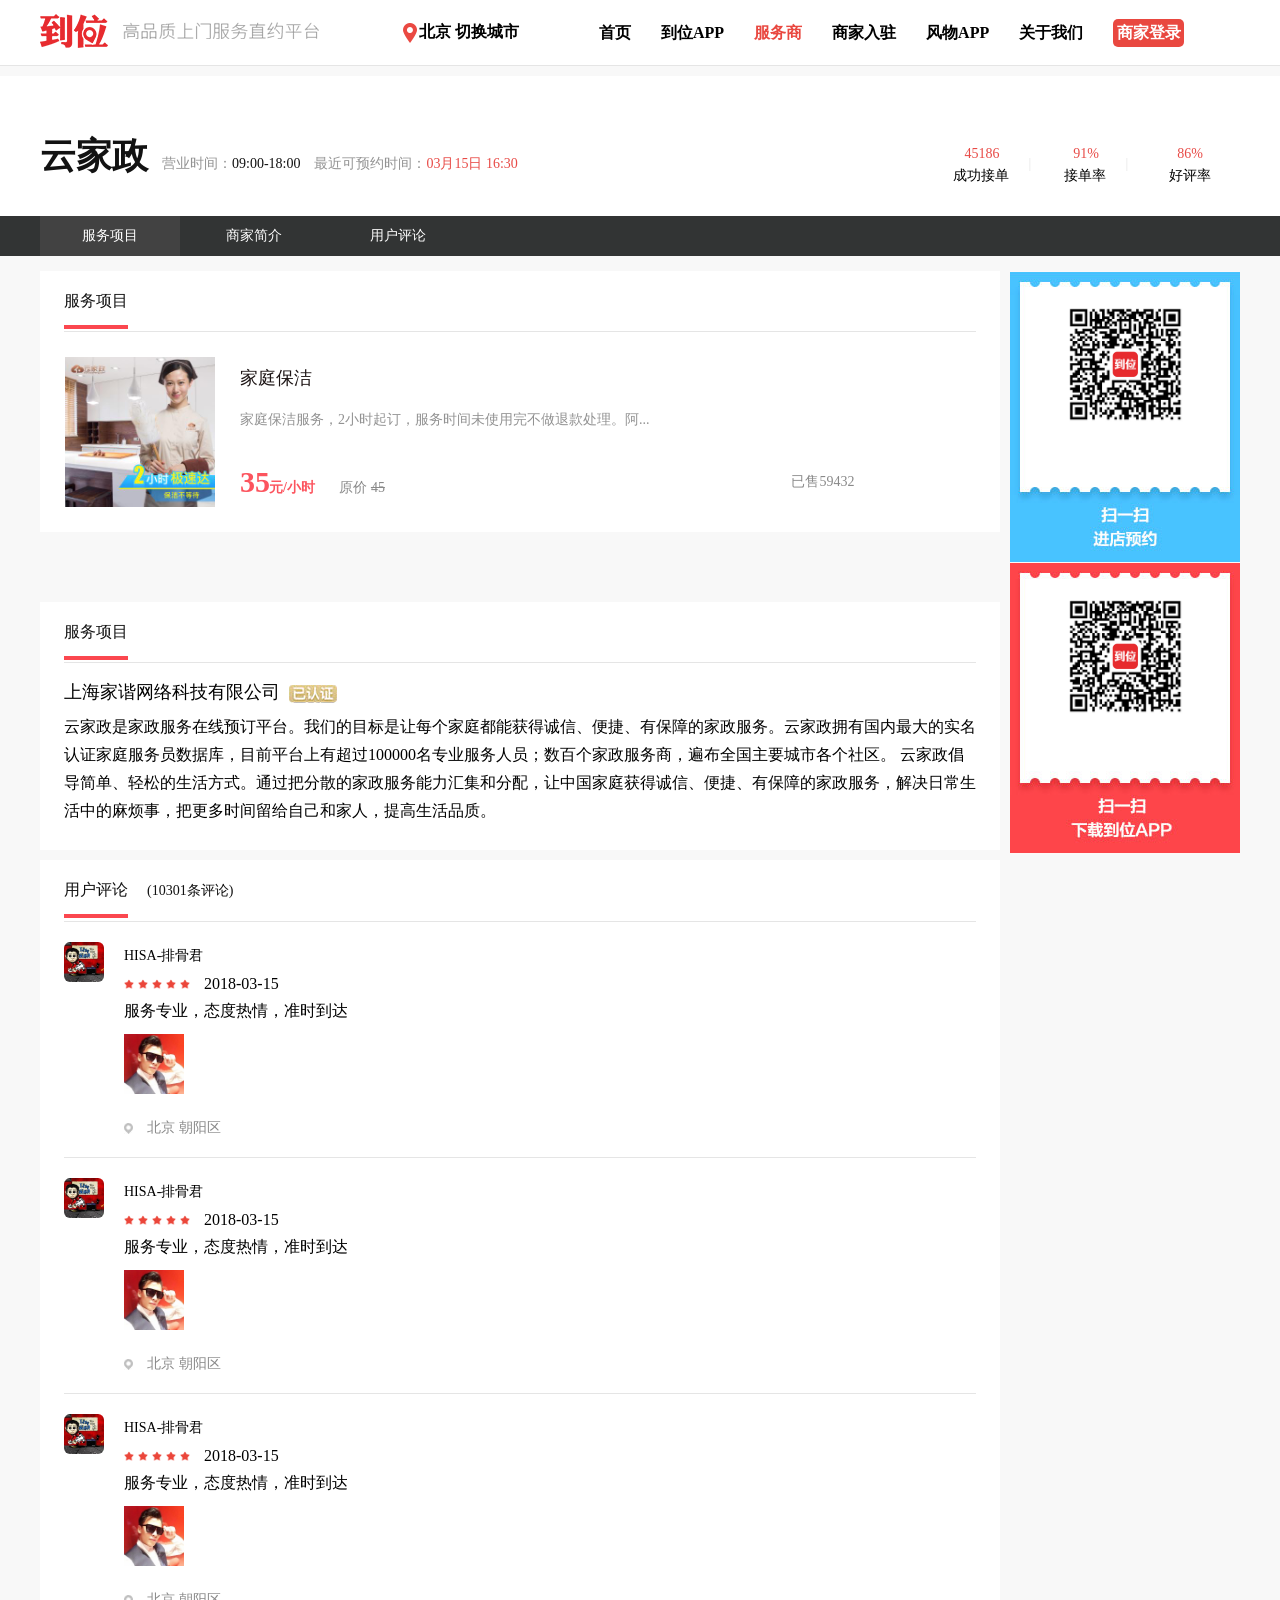
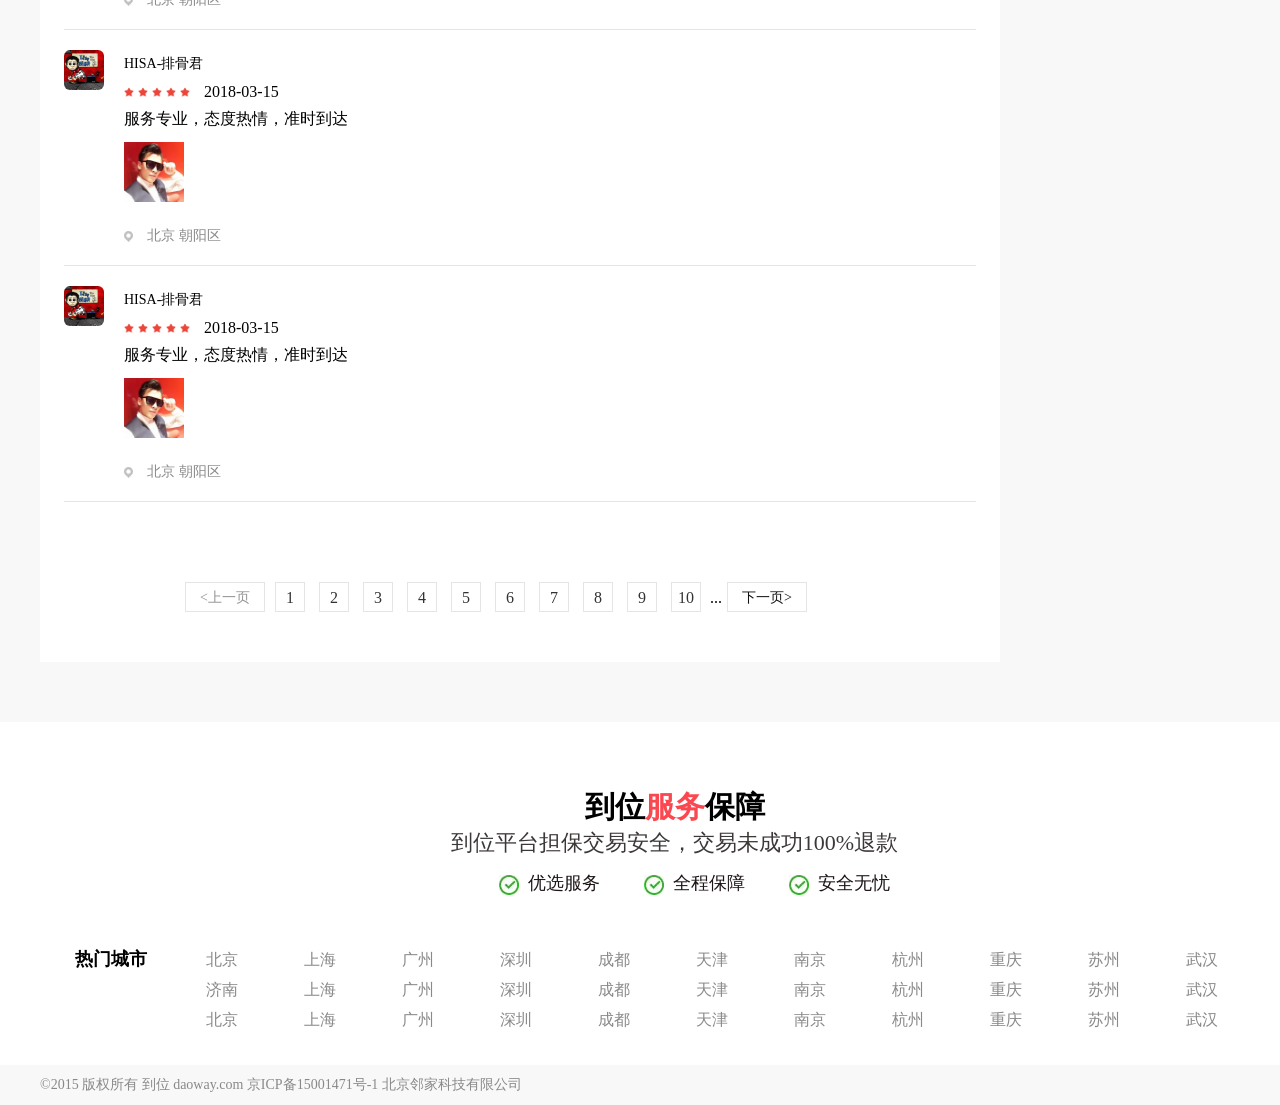
<file: yunjiazheng.html>
<!DOCTYPE html>
<html lang="en">
<head>
    <meta charset="UTF-8">
    <title>云家政_官方直约店 - 到位上门服务_品质保障</title>
    <link rel="stylesheet" href="./reset/reset.css">
    <link rel="stylesheet" href="./css/header.css">
    <link rel="stylesheet" href="./css/shangjia.css">
    <!--<link rel="stylesheet" href="./css/footer.css">-->
</head>
<body>
    <header class="header">
        <div class="header_container">
            <div class="header_logo">
                <a href="javascript:" class="header_logo_a">
                    <img src="./images/shouye/logo.png" alt="">
                </a>
            </div>
            <ul class="header_nav">
                <li class="nav_item">
                    <a href="javascript:" class="nav_city">
                        <img src="./images/shouye/citypoint.png">
                        <span>北京</span>
                        <span>切换城市</span>
                    </a>
                </li>
                <li class="nav_item">
                    <a class="nav_item_link nav_red" href="javascript:">首页</a>
                </li>
                <li class="nav_item">
                    <a class="nav_item_link" href="javascript:">到位APP</a>
                </li>
                <li class="nav_item">
                    <a class="nav_item_link" href="javascript:" style="color:#e94840">服务商</a>
                </li>
                <li class="nav_item">
                    <a class="nav_item_link" href="javascript:">商家入驻</a>
                </li>
                <li class="nav_item">
                    <a class="nav_item_link" href="javascript:">风物APP</a>
                </li>
                <li class="nav_item">
                    <a class="nav_item_link" href="javascript:">关于我们</a>
                </li>
                <li class="nav_item nav_login">
                    <a class="nav_item_link nav_item_login" href="javascript:">商家登录</a>
                </li>
            </ul>
        </div>
    </header>
    <div class="htit">
        <div class="htit_center">
            <div class="htit_left">
                <div class="htit_name">云家政</div>
                <span>营业时间：<i>09:00-18:00</i></span>
                <span>最近可预约时间：<i class="htit_red">03月15日 16:30</i></span>
            </div>
            <div class="htit_right">
                <ul class="order_list">
                    <li><i>45186</i>成功接单<em>|</em></li>
                    <li><i>91%</i>接单率<em>|</em></li>
                    <li><i>86%</i>好评率</li>
                </ul>
            </div>
        </div>
    </div>
    <div class="seller_nav">
        <ul>
            <li class="change_color"><a href="javascript:">服务项目</a></li>
            <li><a href="javascript:">商家简介</a></li>
            <li><a href="javascript:">用户评论</a></li>
        </ul>
    </div>
    <div class="seller_detail">
        <div class="detail_left">
            <div class="serve_demo">
                <span>
                    <i>服务项目</i>
                </span>
            </div>
            <div class="serve_content">
                <a href="javascript:">
                    <div class="content_total">
                        <img src="./images/shangjia/47bb440b-5292-4100-8b16-88779f759bf5_thumb.jpg" >
                        <span class="total_center">
                            <span class="total_title">家庭保洁</span>
                            <i class="total_detail">家庭保洁服务，2小时起订，服务时间未使用完不做退款处理。阿...</i>
                            <span class="total_money">
                                <i class="total_price">35</i>
                                <i class="total_time">元/小时</i>
                                <i class="old_price">原价</i>
                                <i class="old_price_a">45</i>
                                <i class="sell_num">已售59432</i>
                            </span>
                        </span>
                    </div>
                </a>
            </div>
            <div class="serve_blank"></div>
            <div class="seller_synopsis">
                <div class="synopsis_title">
                    <span>
                        <i>服务项目</i>
                    </span>
                </div>
                <div class="company_name">
                    <span>上海家谐网络科技有限公司</span>
                    <img src="./images/yunjiazheng/renzheng.jpg">
                </div>
                <p class="company_synopsis">云家政是家政服务在线预订平台。我们的目标是让每个家庭都能获得诚信、便捷、有保障的家政服务。云家政拥有国内最大的实名认证家庭服务员数据库，目前平台上有超过100000名专业服务人员；数百个家政服务商，遍布全国主要城市各个社区。
                    云家政倡导简单、轻松的生活方式。通过把分散的家政服务能力汇集和分配，让中国家庭获得诚信、便捷、有保障的家政服务，解决日常生活中的麻烦事，把更多时间留给自己和家人，提高生活品质。
                </p>
            </div>
            <div class="page_blank"></div>
            <div class="user_assess">
                <div class="assess_title">
                    <span>
                        <i>用户评论</i>
                    </span>
                    <i class="count">(10301条评论)</i>
                </div>
                <div class="assess_list">
                    <div class="assess_item">
                        <img src="./images/yunjiazheng/132%20(3).jpg" alt="">
                        <ul class="comment">
                            <li class="user_name">HISA-排骨君</li>
                            <li class="user_info">
                                <span class="star">
                                    <img src="./images/yunjiazheng/red_star.png">
                                    <img src="./images/yunjiazheng/red_star.png">
                                    <img src="./images/yunjiazheng/red_star.png">
                                    <img src="./images/yunjiazheng/red_star.png">
                                    <img src="./images/yunjiazheng/red_star.png">
                                </span>
                                <span class="date">2018-03-15</span>
                            </li>
                            <li class="comments_detail"><span>服务专业，态度热情，准时到达</span></li>
                            <li class="comments_img">
                                <img src="./images/yunjiazheng/132%20(2).jpg">
                            </li>
                            <li class="city_position">
                                <img src="./images/yunjiazheng/position.jpg" >
                                <span>北京 朝阳区</span>
                            </li>
                        </ul>
                    </div>
                    <div class="assess_item">
                        <img src="./images/yunjiazheng/132%20(3).jpg" alt="">
                        <ul class="comment">
                            <li class="user_name">HISA-排骨君</li>
                            <li class="user_info">
                                <span class="star">
                                    <img src="./images/yunjiazheng/red_star.png">
                                    <img src="./images/yunjiazheng/red_star.png">
                                    <img src="./images/yunjiazheng/red_star.png">
                                    <img src="./images/yunjiazheng/red_star.png">
                                    <img src="./images/yunjiazheng/red_star.png">
                                </span>
                                <span class="date">2018-03-15</span>
                            </li>
                            <li class="comments_detail"><span>服务专业，态度热情，准时到达</span></li>
                            <li class="comments_img">
                                <img src="./images/yunjiazheng/132%20(2).jpg">
                            </li>
                            <li class="city_position">
                                <img src="./images/yunjiazheng/position.jpg" >
                                <span>北京 朝阳区</span>
                            </li>
                        </ul>
                    </div>
                    <div class="assess_item">
                        <img src="./images/yunjiazheng/132%20(3).jpg" alt="">
                        <ul class="comment">
                            <li class="user_name">HISA-排骨君</li>
                            <li class="user_info">
                                <span class="star">
                                    <img src="./images/yunjiazheng/red_star.png">
                                    <img src="./images/yunjiazheng/red_star.png">
                                    <img src="./images/yunjiazheng/red_star.png">
                                    <img src="./images/yunjiazheng/red_star.png">
                                    <img src="./images/yunjiazheng/red_star.png">
                                </span>
                                <span class="date">2018-03-15</span>
                            </li>
                            <li class="comments_detail"><span>服务专业，态度热情，准时到达</span></li>
                            <li class="comments_img">
                                <img src="./images/yunjiazheng/132%20(2).jpg">
                            </li>
                            <li class="city_position">
                                <img src="./images/yunjiazheng/position.jpg" >
                                <span>北京 朝阳区</span>
                            </li>
                        </ul>
                    </div>
                    <div class="assess_item">
                        <img src="./images/yunjiazheng/132%20(3).jpg" alt="">
                        <ul class="comment">
                            <li class="user_name">HISA-排骨君</li>
                            <li class="user_info">
                                <span class="star">
                                    <img src="./images/yunjiazheng/red_star.png">
                                    <img src="./images/yunjiazheng/red_star.png">
                                    <img src="./images/yunjiazheng/red_star.png">
                                    <img src="./images/yunjiazheng/red_star.png">
                                    <img src="./images/yunjiazheng/red_star.png">
                                </span>
                                <span class="date">2018-03-15</span>
                            </li>
                            <li class="comments_detail"><span>服务专业，态度热情，准时到达</span></li>
                            <li class="comments_img">
                                <img src="./images/yunjiazheng/132%20(2).jpg">
                            </li>
                            <li class="city_position">
                                <img src="./images/yunjiazheng/position.jpg" >
                                <span>北京 朝阳区</span>
                            </li>
                        </ul>
                    </div>
                    <div class="assess_item">
                        <img src="./images/yunjiazheng/132%20(3).jpg" alt="">
                        <ul class="comment">
                            <li class="user_name">HISA-排骨君</li>
                            <li class="user_info">
                                <span class="star">
                                    <img src="./images/yunjiazheng/red_star.png">
                                    <img src="./images/yunjiazheng/red_star.png">
                                    <img src="./images/yunjiazheng/red_star.png">
                                    <img src="./images/yunjiazheng/red_star.png">
                                    <img src="./images/yunjiazheng/red_star.png">
                                </span>
                                <span class="date">2018-03-15</span>
                            </li>
                            <li class="comments_detail"><span>服务专业，态度热情，准时到达</span></li>
                            <li class="comments_img">
                                <img src="./images/yunjiazheng/132%20(2).jpg">
                            </li>
                            <li class="city_position">
                                <img src="./images/yunjiazheng/position.jpg" >
                                <span>北京 朝阳区</span>
                            </li>
                        </ul>
                    </div>
                </div>
            </div>
            <div class="paging">
                <div class="paging_center">
                    <a class="last_page" href="javascript:">&lt上一页</a>
                    <div class="page_num">
                        <a href="javascript:">1</a>
                        <a href="javascript:">2</a>
                        <a href="javascript:">3</a>
                        <a href="javascript:">4</a>
                        <a href="javascript:">5</a>
                        <a href="javascript:">6</a>
                        <a href="javascript:">7</a>
                        <a href="javascript:">8</a>
                        <a href="javascript:">9</a>
                        <a href="javascript:">10</a>
                        <span>...</span>
                    </div>
                    <a class="next_page" href="javascript:">下一页&gt</a>
                </div>
            </div>
        </div>
        <div class="detail_right">
            <div class="top_ad">
                <img src="./images/yunjiazheng/daowayApp.png" >
            </div>
            <div class="bottom_ad">
                <img src="./images/yunjiazheng/daowayApp.png" >
            </div>
        </div>
    </div>
    <div class="footer_total">
        <div class="main_baozhang">
            <h2 class="baozhang_title">到位<i>服务</i>保障</h2>
            <p>到位平台担保交易安全，交易未成功100%退款</p>
        </div>
        <div class="main_safe">
            <ul>
                <li>
                    <img src="./images/shouye/anquan.jpg" alt="">
                    <span>优选服务</span>
                </li>
                <li>
                    <img src="./images/shouye/anquan.jpg" alt="">
                    <span>全程保障</span>
                </li>
                <li>
                    <img src="./images/shouye/anquan.jpg" alt="">
                    <span>安全无忧</span>
                </li>
            </ul>
        </div>
        <div class="footer">
            <div class="footer_city">
                <div class="city_title">热门城市</div>
                <div class="city">
                    <a href="javascript:">北京</a>
                    <a href="javascript:">上海</a>
                    <a href="javascript:">广州</a>
                    <a href="javascript:">深圳</a>
                    <a href="javascript:">成都</a>
                    <a href="javascript:">天津</a>
                    <a href="javascript:">南京</a>
                    <a href="javascript:">杭州</a>
                    <a href="javascript:">重庆</a>
                    <a href="javascript:">苏州</a>
                    <a href="javascript:">武汉</a>
                    <a href="javascript:">济南</a>
                    <a href="javascript:">上海</a>
                    <a href="javascript:">广州</a>
                    <a href="javascript:">深圳</a>
                    <a href="javascript:">成都</a>
                    <a href="javascript:">天津</a>
                    <a href="javascript:">南京</a>
                    <a href="javascript:">杭州</a>
                    <a href="javascript:">重庆</a>
                    <a href="javascript:">苏州</a>
                    <a href="javascript:">武汉</a>
                    <a href="javascript:">北京</a>
                    <a href="javascript:">上海</a>
                    <a href="javascript:">广州</a>
                    <a href="javascript:">深圳</a>
                    <a href="javascript:">成都</a>
                    <a href="javascript:">天津</a>
                    <a href="javascript:">南京</a>
                    <a href="javascript:">杭州</a>
                    <a href="javascript:">重庆</a>
                    <a href="javascript:">苏州</a>
                    <a href="javascript:">武汉</a>
                </div>
            </div>
        </div>
    </div>
    <p class="beian_final">©2015 版权所有 到位 daoway.com 京ICP备15001471号-1 北京邻家科技有限公司</p>

</body>
<script>
</script>
</html>
</file>
<file: css/header.css>
body {
  width: 100%;
  height: 100%;
  overflow-x: hidden;
}
body .header {
  width: 100%;
  height: 65px;
  background: #ffffff;
  border-bottom: solid 1px #e5e5e5;
}
body .header .header_container {
  height: 100%;
  width: 1200px;
  margin: 0 auto;
  display: flex;
}
body .header .header_container .header_logo {
  align-self: center;
  float: left;
  width: 280px;
}
body .header .header_container .header_logo .header_logo_a {
  float: left;
  display: inline-block;
  width: 280px;
  height: 100%;
}
body .header .header_container .header_logo .header_logo_a .header_logo img {
  position: absolute;
  width: 280px;
  height: 40px;
}
body .header .header_container .header_nav {
  align-self: center;
  width: 825px;
  height: 42px;
  margin-left: 50px;
  display: flex;
}
body .header .header_container .header_nav .nav_item {
  align-self: center;
  float: left;
  margin-left: 30px;
}
body .header .header_container .header_nav .nav_item .nav_item_link {
  font-weight: 600;
  color: #000;
}
body .header .header_container .header_nav .nav_item_link:hover {
  color: #e94840;
}
body .header .header_container .header_nav .nav_city {
  margin-right: 50px;
  align-self: center;
}
body .header .header_container .header_nav .nav_city > img {
  width: 20px;
  vertical-align: middle;
  line-height: 20px;
  margin-right: -5px;
}
body .header .header_container .header_nav .nav_city > span {
  font-weight: 700;
  color: #000;
  vertical-align: middle;
}
body .header .header_container .header_nav .nav_city .change_city:hover {
  color: #e94840;
}
body .header .header_container .header_nav .nav_login {
  width: 71px;
  height: 28px;
  background: #e94840;
  text-align: center;
  border-radius: 5px;
}
body .header .header_container .header_nav .nav_login .nav_item_login {
  line-height: 28px;
  color: #ffffff;
}
</file>
<file: css/main.css>
.main {
  position: relative;
  width: 100%;
  height: 420px;
}
.main .main_top .main_carousel {
  position: relative;
  width: 100%;
  height: 420px;
}
.main .main_top .main_carousel .carousel_img {
  position: absolute;
  top: 0;
  left: 0;
  width: 100%;
  height: 420px;
  overflow: hidden;
}
.main .main_top .main_carousel .carousel_img .carousel_border {
  float: left;
  width: 1349px;
  height: 420px;
}
.main .main_top .main_carousel .carousel_img .carousel_border > img {
  position: absolute;
  left: 50%;
  transform: translateX(-50%);
}
.main .main_top .main_carousel > ul {
  position: absolute;
  bottom: 10px;
  right: 50%;
  z-index: 5;
}
.main .main_top .main_carousel > ul > li {
  cursor: pointer;
  width: 10px;
  height: 10px;
  border: 1px solid #cccccc;
  border-radius: 50%;
  float: left;
  background: #cccccc;
  text-align: center;
  margin: 0 5px 0 0;
}
.main .main_top .main_nav {
  width: 180px;
  height: 420px;
  background: #757881;
  position: absolute;
  top: 0;
  left: 0;
  margin-left: 100px;
}
.main .main_top .main_nav .nav_sort .nav_page {
  cursor: pointer;
  width: 180px;
  height: 42px;
  text-align: center ;
  line-height: 42px;
}
.main .main_top .main_nav .nav_sort .nav_page > a {
  color: #fff;
  font-weight: 700;
  font-size: 16px;
  margin-right: 20px;
}
.main .main_top .main_nav .nav_sort .nav_page:hover {
  background: #60646d;
}
.main .main_top .main_nav .hidden_nav {
  width: 180px;
  height: 420px;
  background: #fff;
  position: absolute;
  top: 0;
  left: 180px;
}
.main .main_top .main_nav .hidden_nav .nav_page {
  cursor: pointer;
  width: 180px;
  height: 42px;
  text-align: center ;
  line-height: 42px;
  color: #000;
  font-weight: 700;
  font-size: 16px;
  margin-right: 20px;
}
.main_sort {
  width: 100%;
  height: 516px;
}
.main_sort .main_container {
  width: 1200px;
  height: 100%;
  margin: 0 auto;
  padding-top: 50px;
}
.main_sort .main_container .baojie {
  text-align: center;
}
.main_sort .main_container .baojie .serve_name {
  font-size: 28px;
  color: #3d3838;
  font-weight: 800;
}
.main_sort .main_container .baojie .serve_detail {
  margin-top: 15px;
}
.main_sort .main_container .baojie .serve_detail > a {
  font-size: 22px;
  color: #3d3838;
}
.main_sort .main_container .baojie .serve_detail > a:hover {
  color: #e94840;
}
.main_sort .main_container .baojie .serve_more .special_a {
  color: #898989;
  float: right;
  font-size: 18px;
  margin-top: -20px;
}
.main_sort .main_container .baojie .serve_more .special_a:hover {
  color: #e94840;
}
.main_sort .main_container .baojie .serve_content {
  width: 1200px;
  height: 345px;
  margin-top: 20px;
}
.main_sort .main_container .baojie .serve_content .serve_list .serve_item {
  cursor: pointer;
  float: left;
  width: 230px;
  height: 345px;
  margin: 0 5px;
  border: 1px solid #eaeaea;
  box-sizing: border-box;
}
.main_sort .main_container .baojie .serve_content .serve_list .serve_item .serve_container {
  position: relative;
  width: 100%;
  height: 345px;
  margin: 10px 0;
}
.main_sort .main_container .baojie .serve_content .serve_list .serve_item .serve_container > img {
  width: 210px;
  height: 210px;
}
.main_sort .main_container .baojie .serve_content .serve_list .serve_item .serve_container .serve_title {
  height: 28px;
  line-height: 28px;
  color: #000;
  font-size: 16px;
  position: absolute;
  left: 10px;
  font-weight: 600;
  margin-top: 5px;
}
.main_sort .main_container .baojie .serve_content .serve_list .serve_item .serve_container .serve_deta {
  color: #929292;
  font-size: 13px;
  height: 58px;
  line-height: 18px;
  text-align: left;
  padding: 35px 12px;
}
.main_sort .main_container .baojie .serve_content .serve_list .serve_item .serve_container .serve_bottom {
  position: absolute;
  top: 290px;
  padding: 10px 15px;
}
.main_sort .main_container .baojie .serve_content .serve_list .serve_item .serve_container .serve_bottom .price {
  font-size: 20px;
  font-weight: 700;
}
.main_sort .main_container .baojie .serve_content .serve_list .serve_item .serve_container .serve_bottom .time {
  margin-left: -5px;
}
.main_sort .main_container .baojie .serve_content .serve_list .serve_item .serve_container .serve_bottom .btn {
  width: 76px;
  height: 24px;
  background: #fb474f;
  border-radius: 5px;
  margin-left: 38px;
  line-height: 24px;
  text-align: center;
  color: #fff;
  font-size: 14px;
}
.main_sort .main_container .baojie .serve_content .serve_list .serve_item .serve_container .serve_bottom > span {
  display: inline-block;
  color: #e94840;
}
.main_baozhang {
  width: 1200px;
  margin: 0 auto;
  padding-top: 50px;
}
.main_baozhang .baozhang_title {
  text-align: center;
  font-size: 30px;
  font-weight: 800;
  margin-top: 20px;
  margin-bottom: 10px;
}
.main_baozhang .baozhang_title > i {
  color: #fb474f;
  font-style: normal;
  font-weight: 800;
}
.main_baozhang > p {
  font-size: 22px;
  color: #3d3838;
  text-align: center;
}
.main_safe {
  width: 1200px;
  margin: 20px auto;
}
.main_safe > ul {
  width: 1200px;
  text-align: center;
}
.main_safe > ul > li {
  display: inline-block;
  margin-left: 40px;
}
.main_safe > ul > li > img {
  vertical-align: middle;
  margin-right: 5px;
}
.main_safe > ul > li > span {
  font-size: 18px;
  color: #1d1515;
}
</file>
<file: css/footer.css>
body {
  width: 100%;
  height: 100%;
}
body .main_baozhang {
  width: 1200px;
  margin: 0 auto;
  padding-top: 50px;
}
body .main_baozhang .baozhang_title {
  text-align: center;
  font-size: 30px;
  font-weight: 800;
  margin-top: 20px;
  margin-bottom: 10px;
}
body .main_baozhang .baozhang_title > i {
  color: #fb474f;
  font-style: normal;
  font-weight: 800;
}
body .main_baozhang > p {
  font-size: 22px;
  color: #3d3838;
  text-align: center;
}
body .main_safe {
  width: 1200px;
  margin: 20px auto;
}
body .main_safe > ul {
  width: 1200px;
  text-align: center;
}
body .main_safe > ul > li {
  display: inline-block;
  margin-left: 40px;
}
body .main_safe > ul > li > img {
  vertical-align: middle;
  margin-right: 5px;
}
body .main_safe > ul > li > span {
  font-size: 18px;
  color: #1d1515;
}
body .footer {
  width: 1200px;
  height: 120px;
  margin: 50px auto 0;
  background: #fff;
}
body .footer .footer_city {
  background: #fff;
}
body .footer .footer_city .city_title {
  float: left;
  width: 72px;
  height: 100px;
  font-size: 18px;
  font-weight: 700;
  margin-top: 5px;
}
body .footer .footer_city .city {
  box-sizing: border-box;
  margin-left: 30px;
  float: left;
  width: 1090px;
}
body .footer .footer_city .city > a {
  width: 9%;
  height: 30px;
  font-weight: 200;
  font-size: 16px;
  color: #898989;
  display: inline-block;
  text-align: center;
  line-height: 30px;
  margin-left: -4px;
}
body .beian {
  width: 100%;
  height: 220px;
  padding-top: 50px;
  text-align: center;
}
body .beian .hezuo {
  width: 1200px;
  text-align: left;
  font-weight: bold;
  color: #1d1515;
  font-size: 18px;
  margin: 0 auto;
}
body .beian .beian_list {
  width: 1200px;
  margin: 0 auto;
}
body .beian .beian_list > li {
  float: left;
  width: 120px;
  height: 60px;
  text-align: center;
  background: #fff;
  margin-right: 1%;
  line-height: 60px;
  margin-top: 20px;
  cursor: pointer;
}
body .beian .beian_list > li > img {
  width: 100px;
  height: auto;
  vertical-align: middle;
}
body .beian .beian_final {
  width: 1200px;
  margin: 0 auto;
  text-align: left;
  color: #898989;
  font-size: 14px;
  line-height: 40px;
}
</file>
<file: css/1.css>
.main {
  position: relative;
  width: 100%;
  height: 420px;
}
.main .main_top .main_nav {
  width: 180px;
  height: 420px;
  background: #757881;
  position: absolute;
  top: 0;
  left: 0;
  margin-left: 100px;
  z-index: 10;
}
.main .main_top .main_nav .nav_sort .nav_page {
  cursor: pointer;
  width: 180px;
  height: 42px;
  text-align: center ;
  line-height: 42px;
}
.main .main_top .main_nav .nav_sort .nav_page > a {
  color: #fff;
  font-weight: 700;
  font-size: 16px;
  margin-right: 20px;
}
.main .main_top .main_nav .nav_sort .nav_page:hover {
  background: #60646d;
}
.main .main_top .main_nav .hidden_nav {
  width: 180px;
  height: 420px;
  background: #fff;
  position: absolute;
  top: 0;
  left: 180px;
}
.main .main_top .main_nav .hidden_nav .nav_page {
  cursor: pointer;
  width: 180px;
  height: 42px;
  text-align: center ;
  line-height: 42px;
  color: #000;
  font-weight: 700;
  font-size: 16px;
  margin-right: 20px;
}
.main_sort {
  width: 100%;
  height: 516px;
}
.main_sort .main_container {
  width: 1200px;
  height: 100%;
  margin: 0 auto;
  padding-top: 50px;
}
.main_sort .main_container .baojie {
  text-align: center;
}
.main_sort .main_container .baojie .serve_name {
  font-size: 28px;
  color: #3d3838;
  font-weight: 800;
}
.main_sort .main_container .baojie .serve_detail {
  margin-top: 15px;
}
.main_sort .main_container .baojie .serve_detail > a {
  font-size: 22px;
  color: #3d3838;
}
.main_sort .main_container .baojie .serve_detail > a:hover {
  color: #e94840;
}
.main_sort .main_container .baojie .serve_more .special_a {
  color: #898989;
  float: right;
  font-size: 18px;
  margin-top: -20px;
}
.main_sort .main_container .baojie .serve_more .special_a:hover {
  color: #e94840;
}
.main_sort .main_container .baojie .serve_content {
  width: 1200px;
  height: 345px;
  margin-top: 20px;
}
.main_sort .main_container .baojie .serve_content .serve_list .serve_item {
  cursor: pointer;
  float: left;
  width: 230px;
  height: 345px;
  margin: 0 5px;
  border: 1px solid #eaeaea;
  box-sizing: border-box;
}
.main_sort .main_container .baojie .serve_content .serve_list .serve_item .serve_container {
  position: relative;
  width: 100%;
  height: 345px;
  margin: 10px 0;
}
.main_sort .main_container .baojie .serve_content .serve_list .serve_item .serve_container > img {
  width: 210px;
  height: 210px;
}
.main_sort .main_container .baojie .serve_content .serve_list .serve_item .serve_container .serve_title {
  height: 28px;
  line-height: 28px;
  color: #000;
  font-size: 16px;
  position: absolute;
  left: 10px;
  font-weight: 600;
  margin-top: 5px;
}
.main_sort .main_container .baojie .serve_content .serve_list .serve_item .serve_container .serve_deta {
  color: #929292;
  font-size: 13px;
  height: 58px;
  line-height: 18px;
  text-align: left;
  padding: 35px 12px;
}
.main_sort .main_container .baojie .serve_content .serve_list .serve_item .serve_container .serve_bottom {
  position: absolute;
  top: 290px;
  padding: 10px 15px;
}
.main_sort .main_container .baojie .serve_content .serve_list .serve_item .serve_container .serve_bottom .price {
  font-size: 20px;
  font-weight: 700;
}
.main_sort .main_container .baojie .serve_content .serve_list .serve_item .serve_container .serve_bottom .time {
  margin-left: -5px;
}
.main_sort .main_container .baojie .serve_content .serve_list .serve_item .serve_container .serve_bottom .btn {
  width: 76px;
  height: 24px;
  background: #fb474f;
  border-radius: 5px;
  margin-left: 38px;
  line-height: 24px;
  text-align: center;
  color: #fff;
  font-size: 14px;
}
.main_sort .main_container .baojie .serve_content .serve_list .serve_item .serve_container .serve_bottom > span {
  display: inline-block;
  color: #e94840;
}
</file>
<file: css/lunbo.css>
#lunbobox {
    width:1349px;
    height:420px;
    position:relative;
}
.lunbo {
    width:1349px;
    height:420px;
}
.lunbo img {
    width:1920px;
    height:420px;
    position:absolute;
    top:0px;
    left: -290px;
}
#lunbobox ul {
    width: 80px;
    position:absolute;
    bottom:10px;
    left:50%;
    transform: translateX(-50%);
    z-index:5;
}
#lunbobox ul li {
    cursor:pointer;
    width:10px;
    height:10px;
    border-radius: 5px;
    float:left;
    margin: 0 10px 0 0;
    list-style:none;
    background:#cccccc;
    text-align:center;
}
</file>
<file: css/shangjia.css>
body {
  width: 100%;
  height: 100%;
  background: #f8f8f8;
}
body .htit {
  width: 100%;
  height: 140px;
  margin: 10px auto 0;
  background: #fff;
}
body .htit .htit_center {
  width: 1200px;
  margin: 0 auto;
}
body .htit .htit_center .htit_left {
  float: left;
  margin-top: 10px;
  height: 120px;
}
body .htit .htit_center .htit_left .htit_name {
  font-size: 36px;
  font-weight: 700;
  line-height: 140px;
  color: #121212;
  display: inline-block;
}
body .htit .htit_center .htit_left > span {
  font-size: 14px;
  margin-left: 10px;
  color: #929292;
}
body .htit .htit_center .htit_left > span > i {
  font-style: normal;
  color: #121212;
  font-size: 14px;
}
body .htit .htit_center .htit_left > span .htit_red {
  color: #e84b47;
}
body .htit .htit_center .htit_right {
  float: right;
  height: 120px;
  margin-top: 15px;
}
body .htit .htit_center .htit_right .order_list > li {
  display: inline-block;
  line-height: 22px;
  width: 100px;
  text-align: center;
  margin-top: 52px;
  font-size: 14px;
}
body .htit .htit_center .htit_right .order_list > li > i {
  font-style: normal;
  display: block;
  color: #e84b47;
}
body .htit .htit_center .htit_right .order_list > li > em {
  font-style: normal;
  position: relative;
  bottom: 12px;
  left: 20px;
  color: #e5e5e5;
}
body .seller_nav {
  width: 100%;
  height: 40px;
  background: #323434;
}
body .seller_nav > ul {
  width: 1200px;
  margin: 0 auto;
}
body .seller_nav > ul > li {
  cursor: pointer;
  display: inline-block;
  width: 140px;
  height: 40px;
  text-align: center;
  line-height: 40px;
  font-size: 14px;
}
body .seller_nav > ul > li > a {
  color: #fff;
  text-align: center;
}
body .seller_nav > ul .change_color {
  background: #424242;
}
body .seller_detail {
  width: 1200px;
  margin: 15px auto 0;
}
body .seller_detail .detail_left {
  box-sizing: border-box;
  width: 960px;
  background: #fff;
  float: left;
  margin-bottom: 60px;
  margin-right: 10px;
}
body .seller_detail .detail_left .serve_demo {
  box-sizing: border-box;
  width: 95%;
  margin: 0 auto;
  line-height: 60px;
  border-bottom: 1px solid #e5e5e5;
}
body .seller_detail .detail_left .serve_demo > span {
  box-sizing: border-box;
}
body .seller_detail .detail_left .serve_demo > span > i {
  cursor: pointer;
  font-style: normal;
  color: #121212;
  font-size: 16px;
  border-bottom: 4px solid #fb474f;
  padding-bottom: 16px;
}
body .seller_detail .detail_left .serve_content {
  height: 200px;
  width: 100%;
}
body .seller_detail .detail_left .serve_content > a {
  color: #7e8c8d;
}
body .seller_detail .detail_left .serve_content > a .content_total {
  height: 200px;
  border-bottom: 1px solid #e5e5e5;
}
body .seller_detail .detail_left .serve_content > a .content_total > img {
  width: 150px;
  height: 150px;
  margin: 25px;
  float: left;
}
body .seller_detail .detail_left .serve_content > a .content_total .total_center {
  position: relative;
  top: 25px;
  width: 64%;
  float: left;
  height: 42px;
  line-height: 42px;
}
body .seller_detail .detail_left .serve_content > a .content_total .total_center > i {
  text-align: left;
  font-style: normal;
  height: 42px;
  line-height: 42px;
}
body .seller_detail .detail_left .serve_content > a .content_total .total_center .total_title {
  display: block;
  font-size: 18px;
  color: #1d1515;
}
body .seller_detail .detail_left .serve_content > a .content_total .total_center .total_detail {
  display: block;
  color: #929292;
  font-size: 14px;
}
body .seller_detail .detail_left .serve_content > a .content_total .total_center .total_money {
  display: block;
  height: 42px;
  margin-top: 20px;
}
body .seller_detail .detail_left .serve_content > a .content_total .total_center .total_money > i {
  text-align: left;
  font-style: normal;
  height: 42px;
  line-height: 42px;
}
body .seller_detail .detail_left .serve_content > a .content_total .total_center .total_money .total_price {
  font-size: 30px;
  color: #fc545e;
  font-weight: 700;
}
body .seller_detail .detail_left .serve_content > a .content_total .total_center .total_money .total_time {
  margin-left: -5px;
  color: #fc545e;
  font-size: 14px;
  font-weight: 700;
}
body .seller_detail .detail_left .serve_content > a .content_total .total_center .total_money .old_price {
  font-size: 14px;
  color: #898989;
  margin-left: 20px;
}
body .seller_detail .detail_left .serve_content > a .content_total .total_center .total_money .old_price_a {
  font-size: 14px;
  color: #898989;
  text-decoration: line-through;
}
body .seller_detail .detail_left .serve_content > a .content_total .total_center .total_money .sell_num {
  font-size: 14px;
  color: #898989;
  float: right;
  margin-left: -60px;
}
body .seller_detail .detail_left .serve_blank {
  width: 100%;
  display: block;
  background: #f8f8f8;
  height: 70px;
}
body .seller_detail .detail_left .seller_synopsis {
  box-sizing: border-box;
  width: 95%;
  margin: 0 auto;
  line-height: 60px;
}
body .seller_detail .detail_left .seller_synopsis .synopsis_title {
  border-bottom: 1px solid #e5e5e5;
}
body .seller_detail .detail_left .seller_synopsis .synopsis_title > span {
  box-sizing: border-box;
}
body .seller_detail .detail_left .seller_synopsis .synopsis_title > span > i {
  cursor: pointer;
  font-style: normal;
  color: #121212;
  font-size: 16px;
  border-bottom: 4px solid #fb474f;
  padding-bottom: 16px;
}
body .seller_detail .detail_left .seller_synopsis .company_name {
  height: 40px;
}
body .seller_detail .detail_left .seller_synopsis .company_name > span {
  line-height: 40px;
  font-size: 18px;
}
body .seller_detail .detail_left .seller_synopsis .company_name > img {
  margin-left: 5px;
  vertical-align: middle;
}
body .seller_detail .detail_left .seller_synopsis .company_synopsis {
  line-height: 28px;
  margin: 10px 0 25px;
  font-size: 16px;
  text-align: left;
}
body .seller_detail .detail_left .page_blank {
  width: 100%;
  display: block;
  background: #f8f8f8;
  height: 10px;
}
body .seller_detail .detail_left .user_assess {
  box-sizing: border-box;
  width: 95%;
  margin: 0 auto;
  line-height: 60px;
}
body .seller_detail .detail_left .user_assess .assess_title {
  border-bottom: 1px solid #e5e5e5;
}
body .seller_detail .detail_left .user_assess .assess_title > span {
  box-sizing: border-box;
}
body .seller_detail .detail_left .user_assess .assess_title > span > i {
  cursor: pointer;
  font-style: normal;
  color: #121212;
  font-size: 16px;
  border-bottom: 4px solid #fb474f;
  padding-bottom: 16px;
}
body .seller_detail .detail_left .user_assess .assess_title .count {
  font-style: normal;
  color: #121212;
  font-size: 14px;
  margin-left: 15px;
}
body .seller_detail .detail_left .user_assess .assess_list {
  width: 960px;
}
body .seller_detail .detail_left .user_assess .assess_list .assess_item {
  width: 95%;
  margin-top: 20px;
  border-bottom: 1px solid #e5e5e5;
  overflow: hidden;
}
body .seller_detail .detail_left .user_assess .assess_list .assess_item > img {
  width: 40px;
  height: 40px;
  border-radius: 6px;
  float: left;
  vertical-align: middle;
}
body .seller_detail .detail_left .user_assess .assess_list .assess_item .comment {
  cursor: pointer;
  display: inline-block;
  margin-left: 20px;
  width: 92%;
}
body .seller_detail .detail_left .user_assess .assess_list .assess_item .comment > li {
  width: auto;
  height: auto;
  display: block;
  float: none;
  padding: 0;
  line-height: 28px;
}
body .seller_detail .detail_left .user_assess .assess_list .assess_item .comment .user_name {
  font-size: 14px;
}
body .seller_detail .detail_left .user_assess .assess_list .assess_item .comment .user_info .star > img {
  width: 10px;
  height: 10px;
}
body .seller_detail .detail_left .user_assess .assess_list .assess_item .comment .user_info .date {
  margin-left: 10px;
}
body .seller_detail .detail_left .user_assess .assess_list .assess_item .comment .comments_detail {
  line-height: 26px;
  font-size: 16px;
}
body .seller_detail .detail_left .user_assess .assess_list .assess_item .comment .comments_img {
  margin: 10px auto;
}
body .seller_detail .detail_left .user_assess .assess_list .assess_item .comment .comments_img > img {
  margin-right: 20px;
  width: 60px;
  height: 60px;
}
body .seller_detail .detail_left .user_assess .assess_list .assess_item .comment .city_position {
  height: 40px;
  color: #898989;
}
body .seller_detail .detail_left .user_assess .assess_list .assess_item .comment .city_position > img {
  width: 9px;
  height: 11px;
  margin-right: 10px;
  vertical-align: middle;
}
body .seller_detail .detail_left .user_assess .assess_list .assess_item .comment .city_position > span {
  font-size: 14px;
}
body .seller_detail .detail_left .paging {
  width: 100%;
  margin: 0 auto;
  height: 152px;
  clear: both;
  text-align: center;
}
body .seller_detail .detail_left .paging .paging_center {
  padding-top: 30px;
  margin-left: 140px;
}
body .seller_detail .detail_left .paging .paging_center > a {
  display: inline-block;
  box-sizing: border-box;
  line-height: 30px;
  border-radius: 0;
  font-size: 14px;
  margin: 50px 5px;
  float: left;
}
body .seller_detail .detail_left .paging .paging_center .page_num {
  float: left;
  display: inline-block;
  box-sizing: border-box;
}
body .seller_detail .detail_left .paging .paging_center .page_num > a {
  box-sizing: border-box;
  text-align: center;
  color: #333;
  display: inline-block;
  line-height: 30px;
  width: 30px;
  height: 30px;
  border: 1px solid #e5e5e5;
  margin: 50px 5px;
}
body .seller_detail .detail_left .paging .paging_center .last_page {
  width: 80px;
  height: 30px;
  line-height: 30px;
  font-size: 14px;
  border: 1px solid #e5e5e5;
  text-align: center;
  display: inline-block;
  float: left;
  color: #929292;
}
body .seller_detail .detail_left .paging .paging_center .next_page {
  width: 80px;
  height: 30px;
  line-height: 30px;
  font-size: 14px;
  color: #121212;
  border: 1px solid #e5e5e5;
  float: left;
}
body .seller_detail .detail_right {
  width: 230px;
  float: left;
}
body .seller_detail .detail_right .top_ad {
  width: 230px;
  height: 292px;
  background: url('../images/yunjiazheng/fuwushang2_07.jpg'), no-repeat;
  background-size: 230px 292px;
  text-align: center;
  line-height: 292px;
}
body .seller_detail .detail_right .top_ad > img {
  width: 115px;
  height: 115px;
}
body .seller_detail .detail_right .bottom_ad {
  width: 230px;
  height: 292px;
  background: url('../images/yunjiazheng/fuwushang2_10.jpg'), no-repeat;
  background-size: 230px 292px;
  text-align: center;
  line-height: 292px;
}
body .seller_detail .detail_right .bottom_ad > img {
  width: 115px;
  height: 115px;
}
body .footer_total {
  background: #fff;
  width: 1349px;
  overflow: hidden;
}
body .footer_total .main_baozhang {
  width: 1200px;
  margin: 0 auto;
  padding-top: 50px;
}
body .footer_total .main_baozhang .baozhang_title {
  text-align: center;
  font-size: 30px;
  font-weight: 800;
  margin-top: 20px;
  margin-bottom: 10px;
}
body .footer_total .main_baozhang .baozhang_title > i {
  color: #fb474f;
  font-style: normal;
  font-weight: 800;
}
body .footer_total .main_baozhang > p {
  font-size: 22px;
  color: #3d3838;
  text-align: center;
}
body .footer_total .main_safe {
  width: 1200px;
  margin: 20px auto;
}
body .footer_total .main_safe > ul {
  width: 1200px;
  text-align: center;
}
body .footer_total .main_safe > ul > li {
  display: inline-block;
  margin-left: 40px;
}
body .footer_total .main_safe > ul > li > img {
  vertical-align: middle;
  margin-right: 5px;
}
body .footer_total .main_safe > ul > li > span {
  font-size: 18px;
  color: #1d1515;
}
body .footer_total .footer {
  width: 1200px;
  height: 120px;
  margin: 50px auto 0;
  background: #fff;
}
body .footer_total .footer .footer_city {
  background: #fff;
}
body .footer_total .footer .footer_city .city_title {
  float: left;
  width: 72px;
  height: 100px;
  font-size: 18px;
  font-weight: 700;
  margin-top: 5px;
}
body .footer_total .footer .footer_city .city {
  box-sizing: border-box;
  margin-left: 30px;
  float: left;
  width: 1090px;
}
body .footer_total .footer .footer_city .city > a {
  width: 9%;
  height: 30px;
  font-weight: 200;
  font-size: 16px;
  color: #898989;
  display: inline-block;
  text-align: center;
  line-height: 30px;
  margin-left: -4px;
}
body .beian_final {
  width: 1200px;
  margin: 0 auto;
  text-align: left;
  color: #898989;
  font-size: 14px;
  line-height: 40px;
}
</file>
